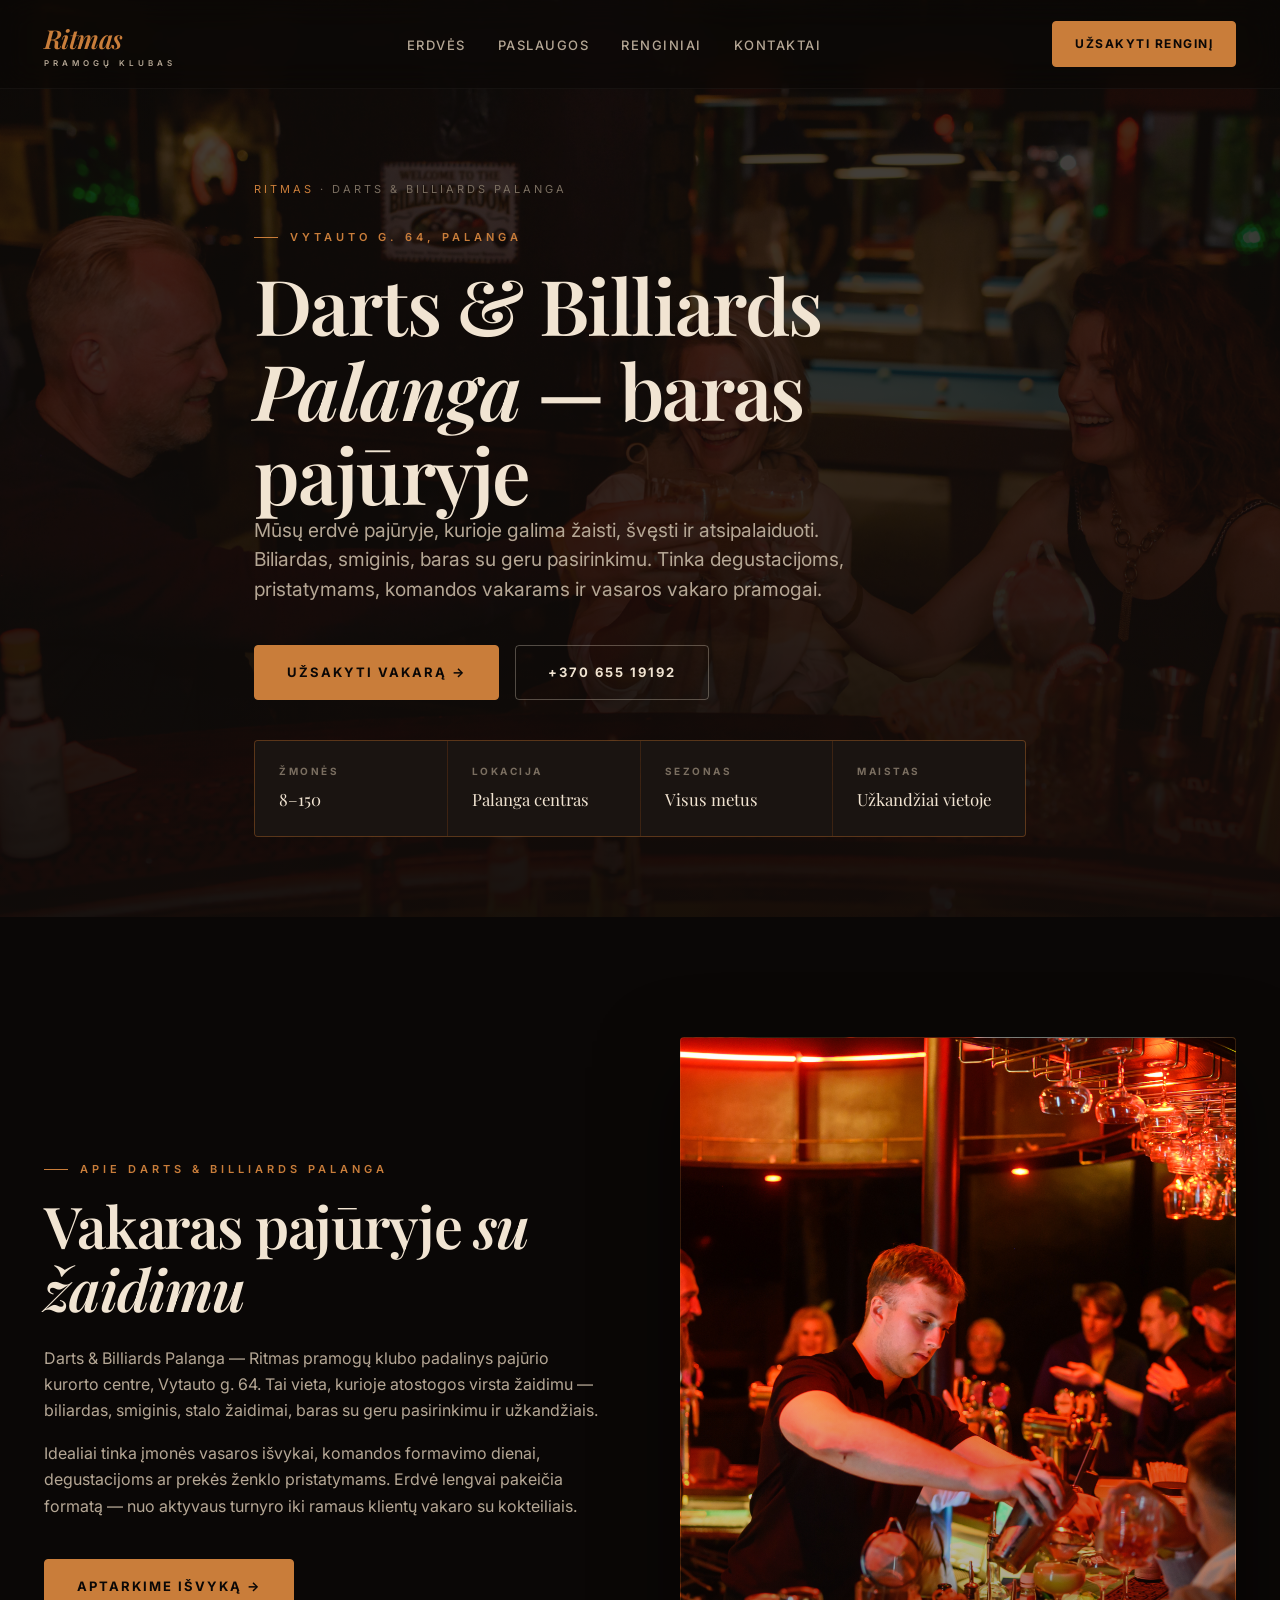
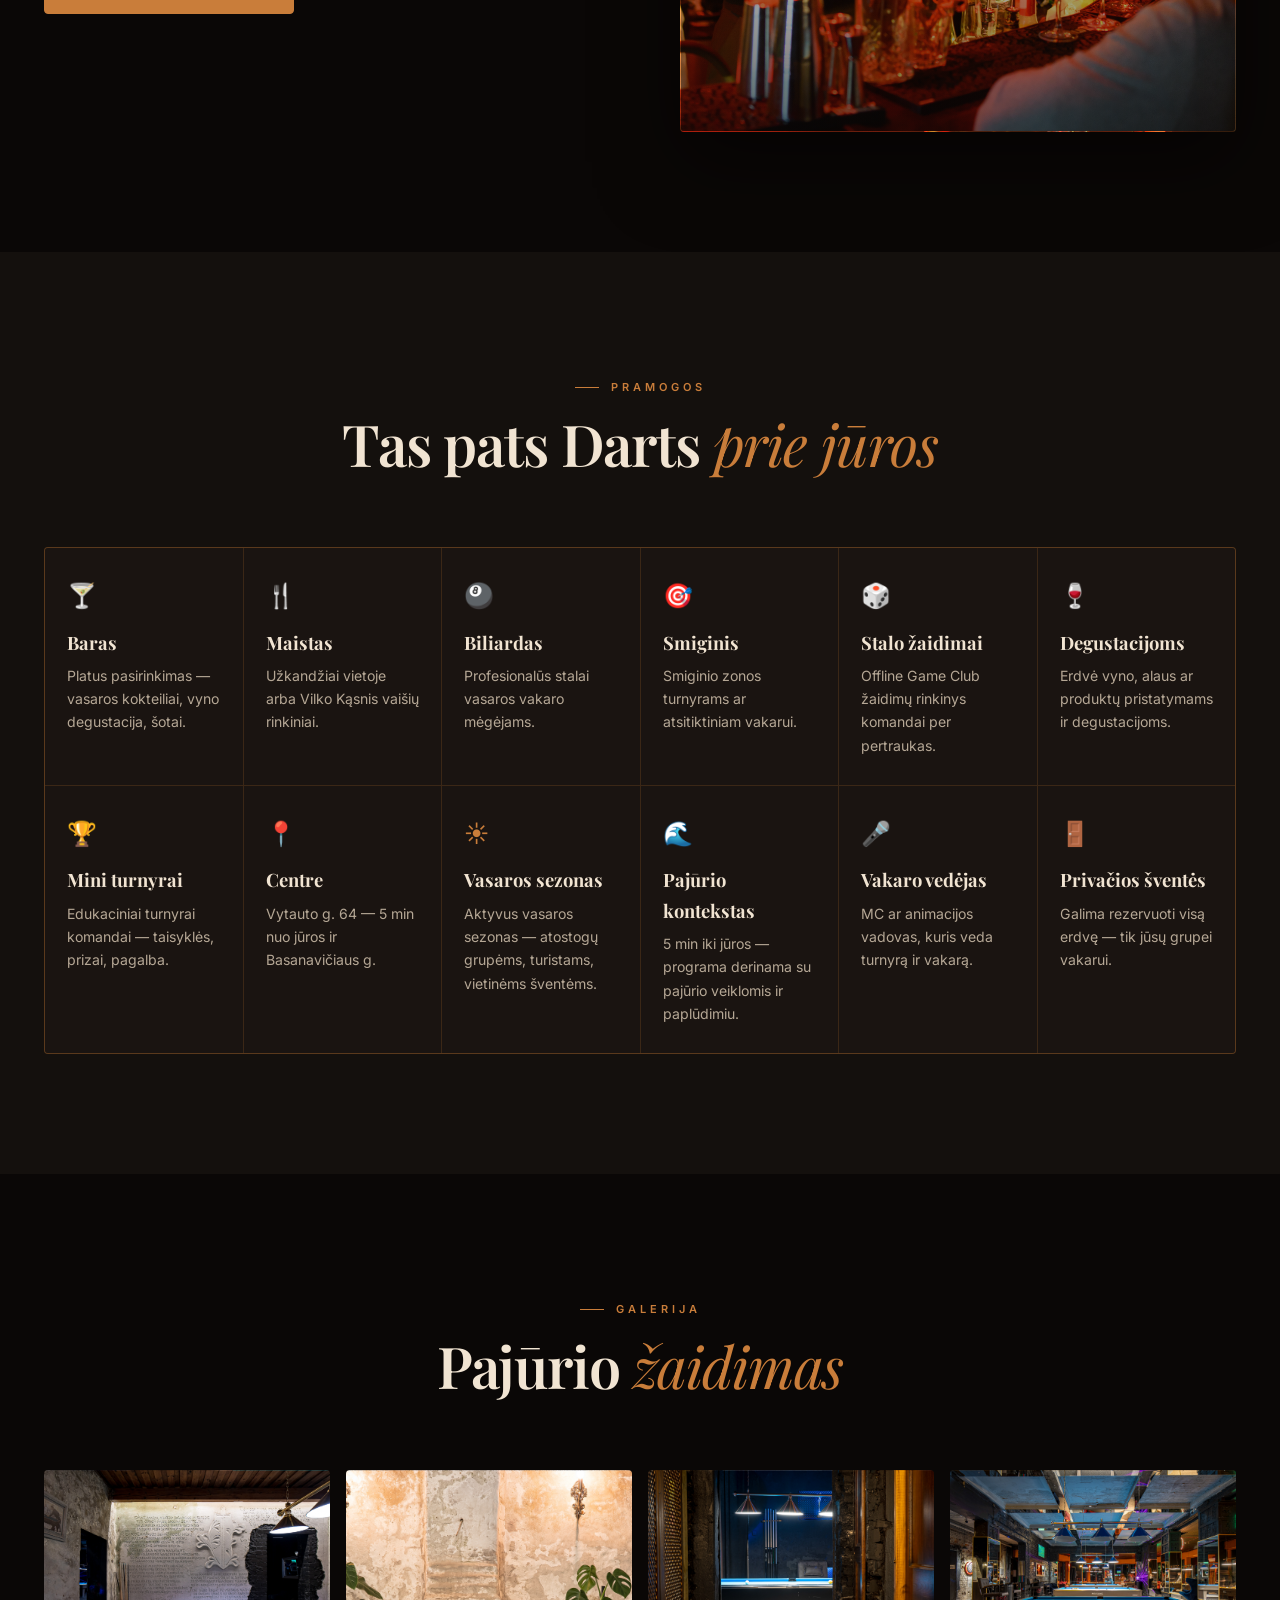
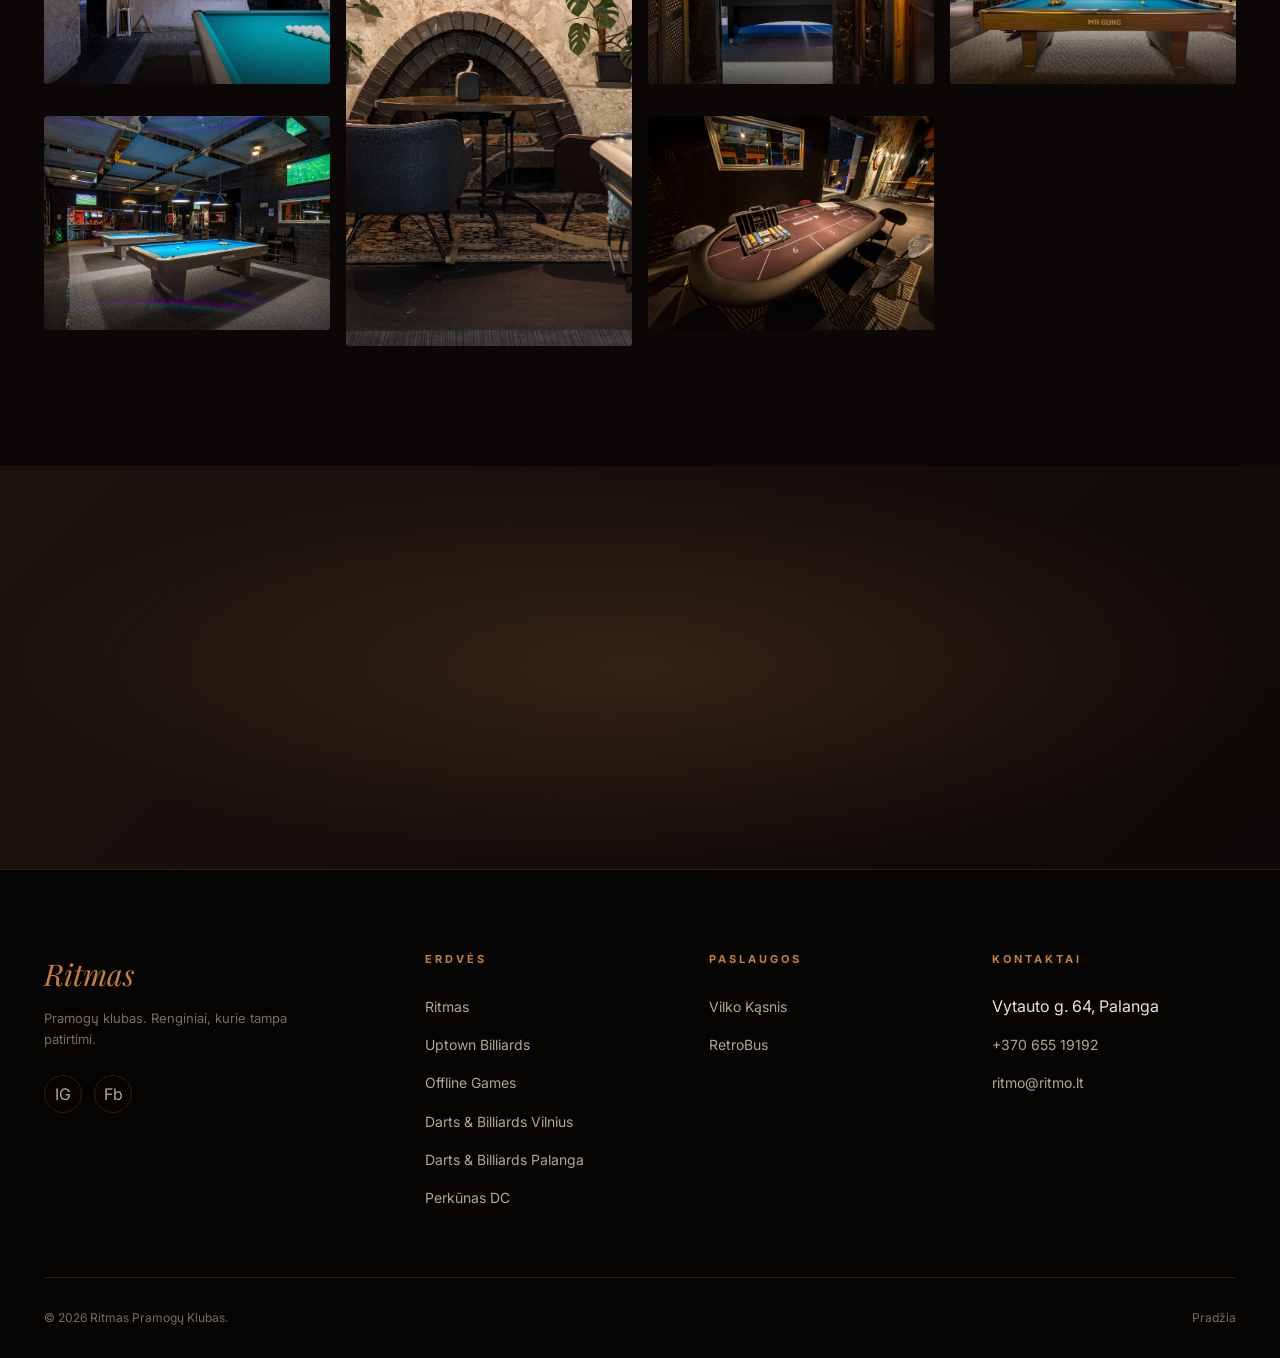
<file: darts-palanga.html>
<!DOCTYPE html>
<html lang="lt">
<head>
<meta charset="UTF-8">
<meta name="viewport" content="width=device-width, initial-scale=1.0">
<title>Darts &amp; Billiards Palanga — Baras su biliardu ir smiginiu | Vytauto 64, Palanga</title>
<meta name="description" content="Darts &amp; Billiards Palanga — baras pajūryje su biliardu ir smiginiu. Erdvė degustacijoms, pristatymams, komandos vakarams. 8–150 žmonių. Vytauto g. 64, Palanga.">
<link rel="preconnect" href="https://fonts.googleapis.com">
<link rel="preconnect" href="https://fonts.gstatic.com" crossorigin>
<link rel="stylesheet" href="https://fonts.googleapis.com/css2?family=Inter:wght@400;500;600;700&family=Playfair+Display:ital,wght@0,400;0,600;0,700;1,400;1,600&display=swap">
<link rel="stylesheet" href="assets/style.css">
</head>
<body>

<nav class="nav">
  <div class="nav-inner">
    <a href="index.html" class="nav-logo">Ritmas<span>Pramogų klubas</span></a>
    <ul class="nav-menu">
      <li><a href="index.html#spaces">Erdvės</a></li>
      <li><a href="index.html#services">Paslaugos</a></li>
      <li><a href="index.html#renginiai">Renginiai</a></li>
      <li><a href="index.html#kontaktai">Kontaktai</a></li>
    </ul>
    <a href="index.html#kontaktai" class="nav-cta">Užsakyti renginį</a>
    <button class="nav-toggle" aria-label="Meniu">☰</button>
  </div>
</nav>

<header class="page-hero">
  <div class="page-hero-bg" style="background-image: url('PALANGA/palanga-1.jpg');"></div>
  <div class="container page-hero-content">
    <div class="crumb"><a href="index.html">Ritmas</a> · Darts &amp; Billiards Palanga</div>
    <span class="eyebrow">Vytauto g. 64, Palanga</span>
    <h1>Darts &amp; Billiards <em>Palanga</em> — baras pajūryje</h1>
    <p class="hero-sub">Mūsų erdvė pajūryje, kurioje galima žaisti, švęsti ir atsipalaiduoti. Biliardas, smiginis, baras su geru pasirinkimu. Tinka degustacijoms, pristatymams, komandos vakarams ir vasaros vakaro pramogai.</p>
    <div class="hero-actions">
      <a href="index.html#kontaktai" class="btn btn-primary">Užsakyti vakarą →</a>
      <a href="tel:+37065519192" class="btn btn-ghost">+370 655 19192</a>
    </div>
    <div class="info-bar">
      <div class="info-bar-item"><strong>Žmonės</strong><span>8–150</span></div>
      <div class="info-bar-item"><strong>Lokacija</strong><span>Palanga centras</span></div>
      <div class="info-bar-item"><strong>Sezonas</strong><span>Visus metus</span></div>
      <div class="info-bar-item"><strong>Maistas</strong><span>Užkandžiai vietoje</span></div>
    </div>
  </div>
</header>

<section class="section">
  <div class="container">
    <div class="two-col">
      <div class="fade-in">
        <span class="eyebrow">Apie Darts &amp; Billiards Palanga</span>
        <h2>Vakaras pajūryje <em>su žaidimu</em></h2>
        <p>Darts &amp; Billiards Palanga — Ritmas pramogų klubo padalinys pajūrio kurorto centre, Vytauto g. 64. Tai vieta, kurioje atostogos virsta žaidimu — biliardas, smiginis, stalo žaidimai, baras su geru pasirinkimu ir užkandžiais.</p>
        <p>Idealiai tinka įmonės vasaros išvykai, komandos formavimo dienai, degustacijoms ar prekės ženklo pristatymams. Erdvė lengvai pakeičia formatą — nuo aktyvaus turnyro iki ramaus klientų vakaro su kokteiliais.</p>
        <a href="index.html#kontaktai" class="btn btn-primary" style="margin-top:24px;">Aptarkime išvyką →</a>
      </div>
      <div class="two-col-img framed fade-in" style="background-image: url('PALANGA/palanga-2.jpg');"></div>
    </div>
  </div>
</section>

<section class="section section-alt">
  <div class="container">
    <div class="section-head fade-in">
      <span class="eyebrow">Pramogos</span>
      <h2>Tas pats Darts <em>prie jūros</em></h2>
    </div>
    <div class="amenities">
      <div class="amenity fade-in"><div class="amenity-icon">🍸</div><h5>Baras</h5><p>Platus pasirinkimas — vasaros kokteiliai, vyno degustacija, šotai.</p></div>
      <div class="amenity fade-in"><div class="amenity-icon">🍴</div><h5>Maistas</h5><p>Užkandžiai vietoje arba Vilko Kąsnis vaišių rinkiniai.</p></div>
      <div class="amenity fade-in"><div class="amenity-icon">🎱</div><h5>Biliardas</h5><p>Profesionalūs stalai vasaros vakaro mėgėjams.</p></div>
      <div class="amenity fade-in"><div class="amenity-icon">🎯</div><h5>Smiginis</h5><p>Smiginio zonos turnyrams ar atsitiktiniam vakarui.</p></div>
      <div class="amenity fade-in"><div class="amenity-icon">🎲</div><h5>Stalo žaidimai</h5><p>Offline Game Club žaidimų rinkinys komandai per pertraukas.</p></div>
      <div class="amenity fade-in"><div class="amenity-icon">🍷</div><h5>Degustacijoms</h5><p>Erdvė vyno, alaus ar produktų pristatymams ir degustacijoms.</p></div>
      <div class="amenity fade-in"><div class="amenity-icon">🏆</div><h5>Mini turnyrai</h5><p>Edukaciniai turnyrai komandai — taisyklės, prizai, pagalba.</p></div>
      <div class="amenity fade-in"><div class="amenity-icon">📍</div><h5>Centre</h5><p>Vytauto g. 64 — 5 min nuo jūros ir Basanavičiaus g.</p></div>
      <div class="amenity fade-in"><div class="amenity-icon">☀️</div><h5>Vasaros sezonas</h5><p>Aktyvus vasaros sezonas — atostogų grupėms, turistams, vietinėms šventėms.</p></div>
      <div class="amenity fade-in"><div class="amenity-icon">🌊</div><h5>Pajūrio kontekstas</h5><p>5 min iki jūros — programa derinama su pajūrio veiklomis ir paplūdimiu.</p></div>
      <div class="amenity fade-in"><div class="amenity-icon">🎤</div><h5>Vakaro vedėjas</h5><p>MC ar animacijos vadovas, kuris veda turnyrą ir vakarą.</p></div>
      <div class="amenity fade-in"><div class="amenity-icon">🚪</div><h5>Privačios šventės</h5><p>Galima rezervuoti visą erdvę — tik jūsų grupei vakarui.</p></div>
    </div>
  </div>
</section>

<section class="section">
  <div class="container">
    <div class="section-head fade-in">
      <span class="eyebrow">Galerija</span>
      <h2>Pajūrio <em>žaidimas</em></h2>
    </div>
    <div class="gallery fade-in">
      <div class="gallery-item" style="background-image: url('PALANGA/palanga-3.jpg');"></div>
      <div class="gallery-item tall" style="background-image: url('PALANGA/palanga-4.jpg');"></div>
      <div class="gallery-item" style="background-image: url('PALANGA/palanga-5.jpg');"></div>
      <div class="gallery-item" style="background-image: url('PALANGA/palanga-6.jpg');"></div>
      <div class="gallery-item" style="background-image: url('PALANGA/palanga-7.jpg');"></div>
      <div class="gallery-item" style="background-image: url('PALANGA/palanga-8.jpg');"></div>
    </div>
  </div>
</section>

<section class="cta-band">
  <div class="container fade-in">
    <h2>Vasaros įvykis ar <em>žiemos pertrauka</em>?</h2>
    <p>Pasiūlysime erdvę, programą ir maistą. Jūs atvykstate — mes pasirūpiname kitkuo.</p>
    <div class="hero-actions" style="justify-content:center;">
      <a href="tel:+37065519192" class="btn btn-primary">+370 655 19192</a>
      <a href="mailto:ritmo@ritmo.lt" class="btn btn-ghost">ritmo@ritmo.lt</a>
    </div>
  </div>
</section>

<footer class="footer">
  <div class="container">
    <div class="footer-grid">
      <div>
        <div class="footer-brand">Ritmas</div>
        <div class="footer-tagline">Pramogų klubas. Renginiai, kurie tampa patirtimi.</div>
        <div class="footer-socials">
          <a href="https://www.instagram.com/ritmas_pramoguklubas/" target="_blank" rel="noopener">IG</a>
          <a href="https://www.facebook.com/profile.php?id=61580613849366" target="_blank" rel="noopener">Fb</a>
        </div>
      </div>
      <div>
        <h5>Erdvės</h5>
        <ul>
          <li><a href="ritmas.html">Ritmas</a></li>
          <li><a href="uptown.html">Uptown Billiards</a></li>
          <li><a href="offline-games.html">Offline Games</a></li>
          <li><a href="darts-bar.html">Darts &amp; Billiards Vilnius</a></li>
          <li><a href="darts-palanga.html">Darts &amp; Billiards Palanga</a></li>
          <li><a href="perkunas.html">Perkūnas DC</a></li>
        </ul>
      </div>
      <div>
        <h5>Paslaugos</h5>
        <ul>
          <li><a href="vilko-kasnis.html">Vilko Kąsnis</a></li>
          <li><a href="retrobus.html">RetroBus</a></li>
        </ul>
      </div>
      <div>
        <h5>Kontaktai</h5>
        <ul>
          <li>Vytauto g. 64, Palanga</li>
          <li><a href="tel:+37065519192">+370 655 19192</a></li>
          <li><a href="mailto:ritmo@ritmo.lt">ritmo@ritmo.lt</a></li>
        </ul>
      </div>
    </div>
    <div class="footer-bottom">
      <div>© <span id="yr">2026</span> Ritmas Pramogų Klubas.</div>
      <div><a href="index.html">Pradžia</a></div>
    </div>
  </div>
</footer>
<script src="assets/script.js"></script>
</body>
</html>
</file>
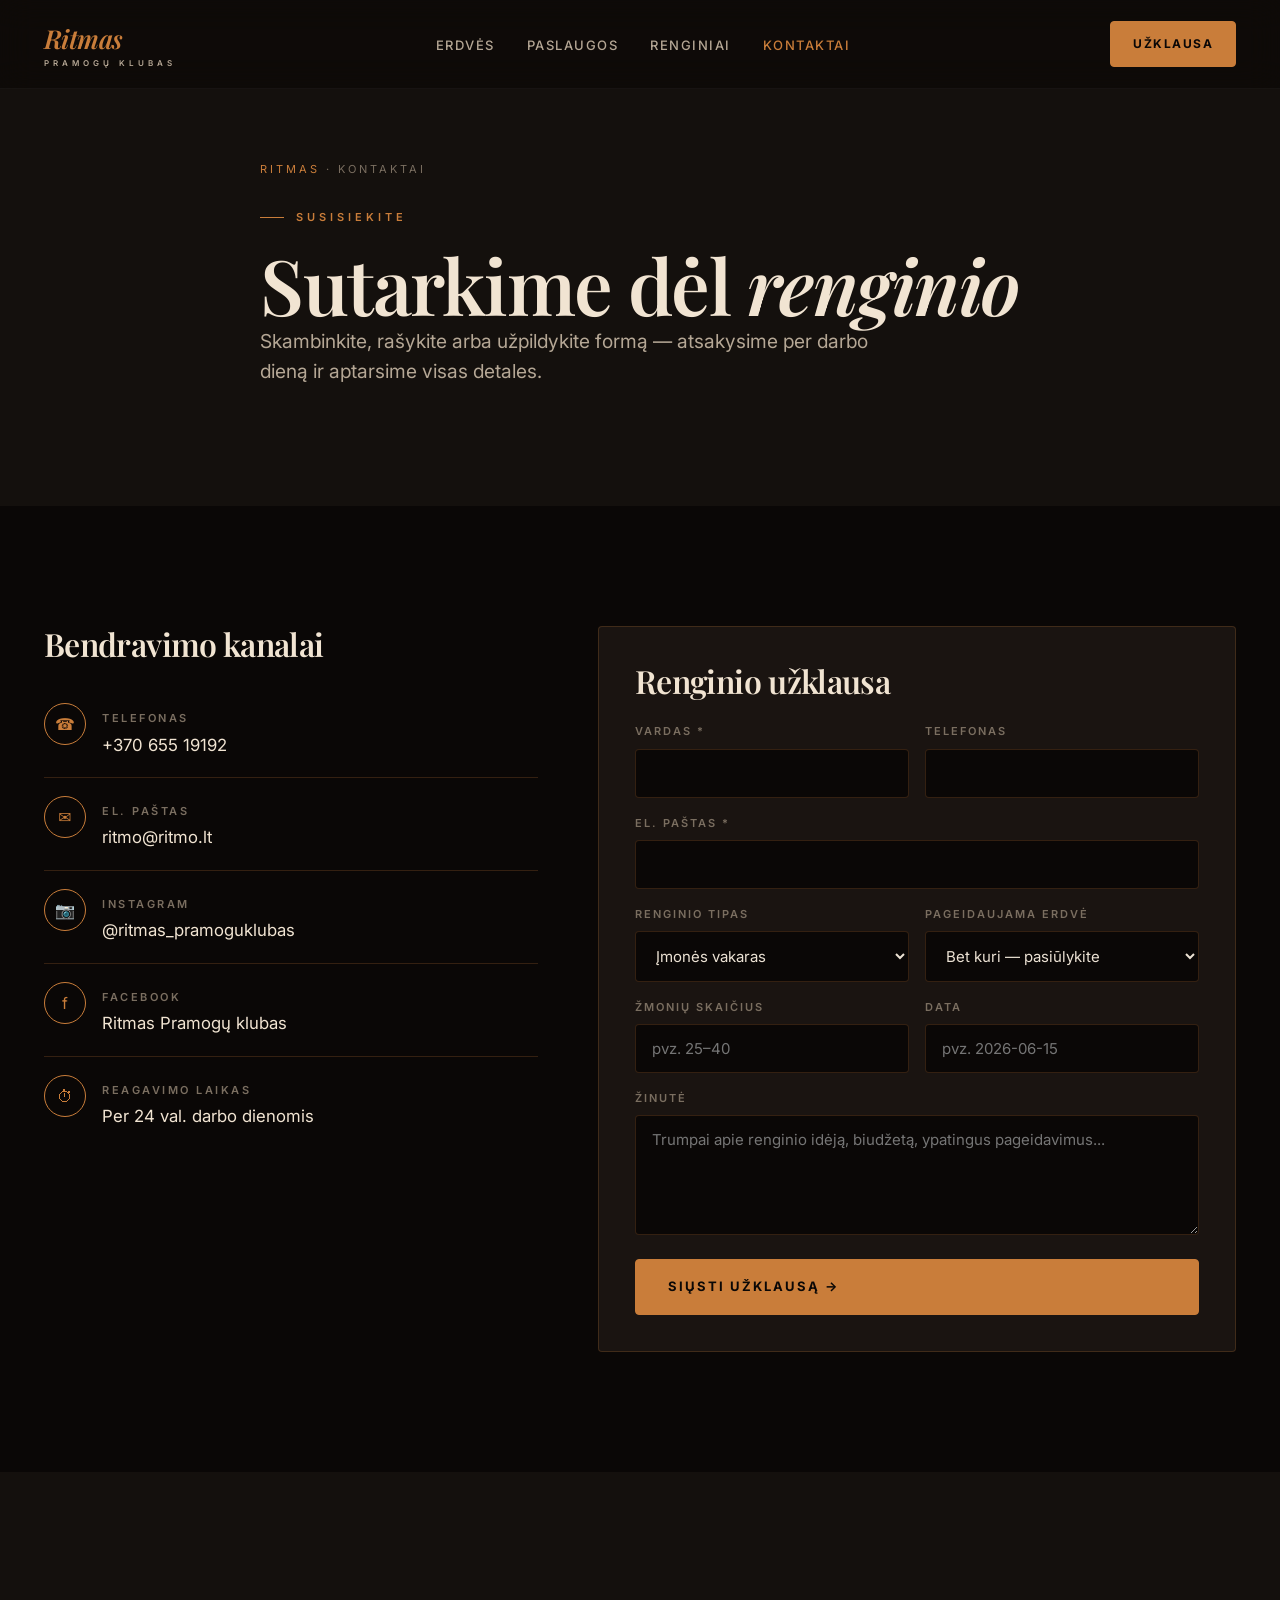
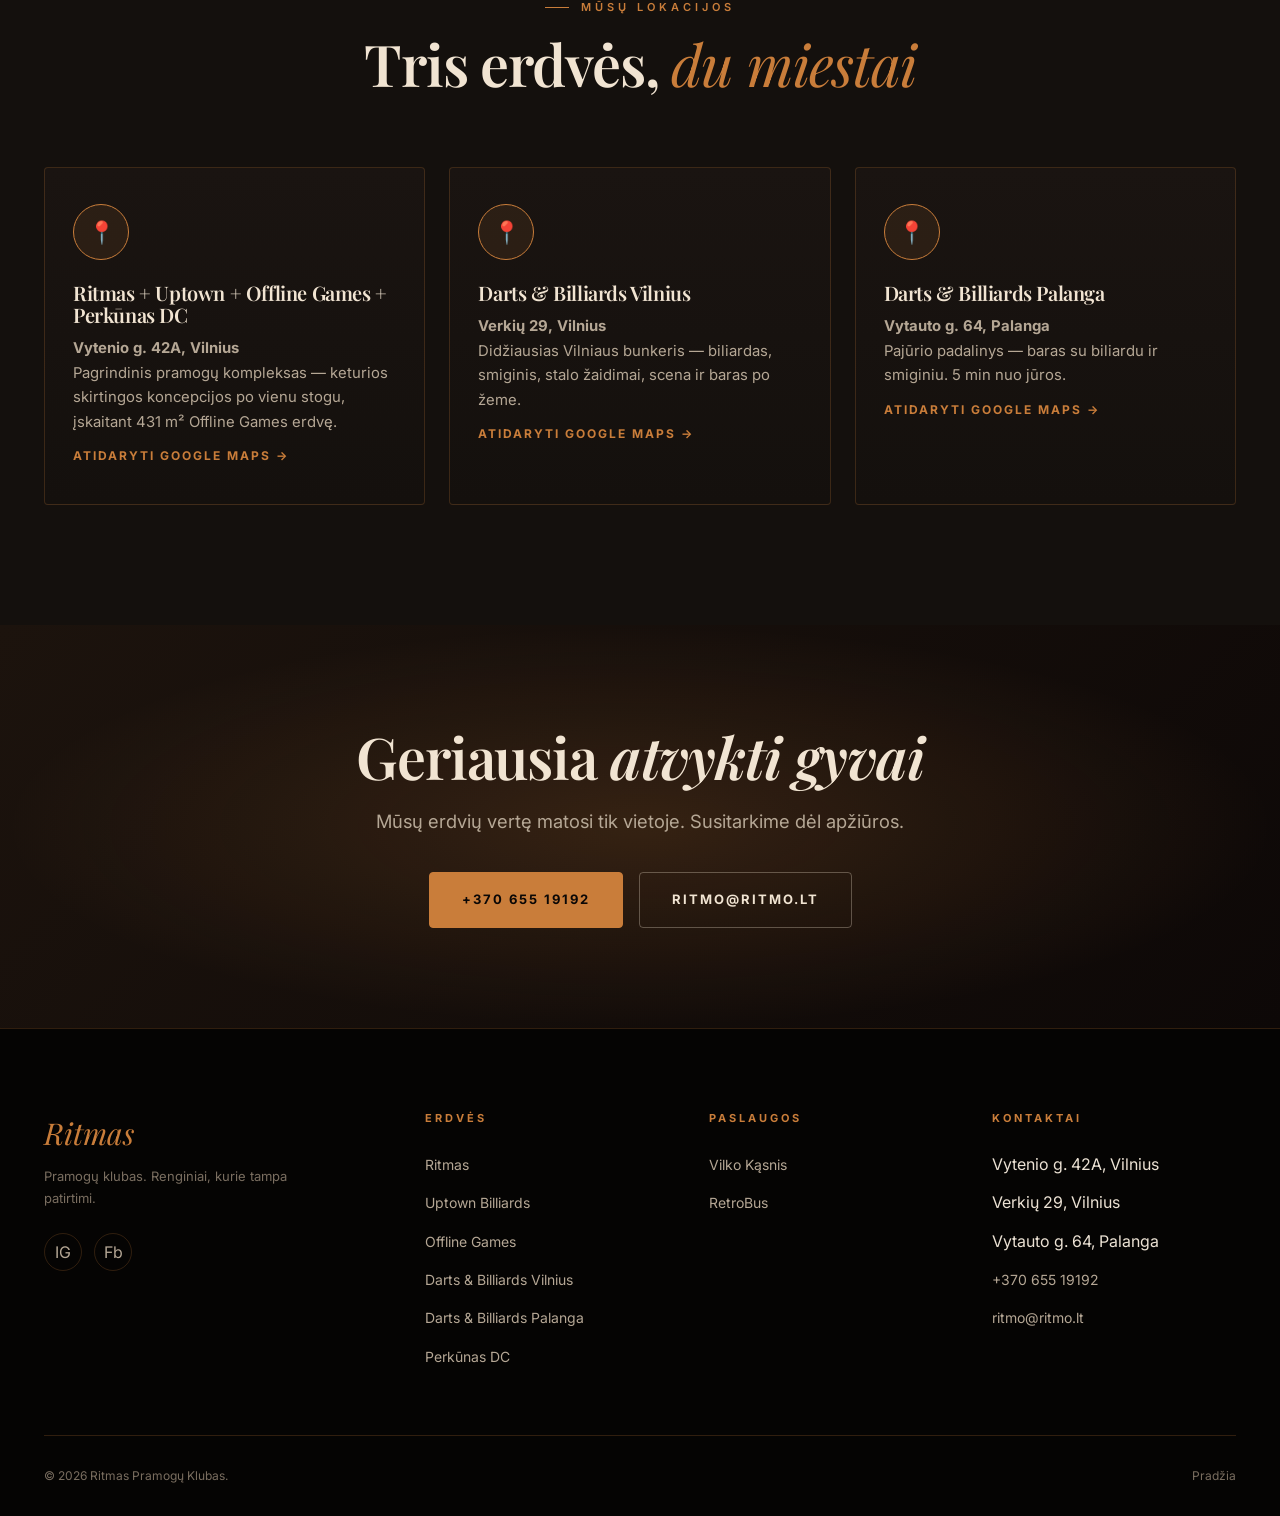
<file: kontaktai.html>
<!DOCTYPE html>
<html lang="lt">
<head>
<meta charset="UTF-8">
<meta name="viewport" content="width=device-width, initial-scale=1.0">
<title>Kontaktai — Ritmas Pramogų klubas | Vilnius ir Palanga</title>
<meta name="description" content="Susisiekite su Ritmas Pramogų klubu. Telefonas +370 655 19192, ritmo@ritmo.lt. Erdvės Vytenio g. 42A Vilniuje, Verkių 29 Vilniuje, Vytauto g. 64 Palangoje.">
<link rel="preconnect" href="https://fonts.googleapis.com">
<link rel="preconnect" href="https://fonts.gstatic.com" crossorigin>
<link href="https://fonts.googleapis.com/css2?family=Inter:wght@400;500;600;700&family=Playfair+Display:ital,wght@0,400;0,600;0,700;1,400;1,600&display=swap" rel="stylesheet">
<link rel="stylesheet" href="assets/style.css">
</head>
<body>

<nav class="nav">
  <div class="nav-inner">
    <a href="index.html" class="nav-logo">Ritmas<span>Pramogų klubas</span></a>
    <ul class="nav-menu">
      <li><a href="index.html#spaces">Erdvės</a></li>
      <li><a href="index.html#services">Paslaugos</a></li>
      <li><a href="index.html#renginiai">Renginiai</a></li>
      <li><a href="kontaktai.html" class="active">Kontaktai</a></li>
    </ul>
    <a href="#contact-form" class="nav-cta">Užklausa</a>
    <button class="nav-toggle" aria-label="Meniu">☰</button>
  </div>
</nav>

<header class="page-hero" style="min-height: 50vh; padding-top: 160px;">
  <div class="container page-hero-content">
    <div class="crumb"><a href="index.html">Ritmas</a> · Kontaktai</div>
    <span class="eyebrow">Susisiekite</span>
    <h1>Sutarkime dėl <em>renginio</em></h1>
    <p class="hero-sub">Skambinkite, rašykite arba užpildykite formą — atsakysime per darbo dieną ir aptarsime visas detales.</p>
  </div>
</header>

<section class="section">
  <div class="container">
    <div class="contact-grid">
      <div class="contact-info fade-in">
        <h3>Bendravimo kanalai</h3>
        <div class="contact-line">
          <div class="contact-line-icon">☎</div>
          <div class="contact-line-text"><strong>Telefonas</strong><a href="tel:+37065519192">+370 655 19192</a></div>
        </div>
        <div class="contact-line">
          <div class="contact-line-icon">✉</div>
          <div class="contact-line-text"><strong>El. paštas</strong><a href="mailto:ritmo@ritmo.lt">ritmo@ritmo.lt</a></div>
        </div>
        <div class="contact-line">
          <div class="contact-line-icon">📷</div>
          <div class="contact-line-text"><strong>Instagram</strong><a href="https://www.instagram.com/ritmas_pramoguklubas/" target="_blank" rel="noopener">@ritmas_pramoguklubas</a></div>
        </div>
        <div class="contact-line">
          <div class="contact-line-icon">f</div>
          <div class="contact-line-text"><strong>Facebook</strong><a href="https://www.facebook.com/profile.php?id=61580613849366" target="_blank" rel="noopener">Ritmas Pramogų klubas</a></div>
        </div>
        <div class="contact-line">
          <div class="contact-line-icon">⏱</div>
          <div class="contact-line-text"><strong>Reagavimo laikas</strong><span>Per 24 val. darbo dienomis</span></div>
        </div>
      </div>

      <form class="form fade-in" id="contact-form">
        <h3 style="margin-bottom: 24px;">Renginio užklausa</h3>
        <div class="form-row">
          <div class="form-field"><label for="name">Vardas *</label><input type="text" id="name" name="name" required></div>
          <div class="form-field"><label for="phone">Telefonas</label><input type="tel" id="phone" name="phone"></div>
        </div>
        <div class="form-field" style="margin-bottom:16px;"><label for="email">El. paštas *</label><input type="email" id="email" name="email" required></div>
        <div class="form-row">
          <div class="form-field">
            <label for="event">Renginio tipas</label>
            <select id="event" name="event">
              <option>Įmonės vakaras</option><option>Kalėdinis vakarėlis</option><option>Gimtadienis</option>
              <option>Vestuvės</option><option>Bern- / mergvakaris</option><option>Išleistuvės / studentų šventė</option>
              <option>Konferencija / pristatymas</option><option>Turnyras</option><option>Krikštynos / jubiliejus</option>
              <option>Vaikų šventė</option><option>Kita</option>
            </select>
          </div>
          <div class="form-field">
            <label for="venue">Pageidaujama erdvė</label>
            <select id="venue" name="venue">
              <option>Bet kuri — pasiūlykite</option><option>Ritmas — renginių erdvė</option><option>Uptown Billiards</option>
              <option>Offline Games</option><option>Darts &amp; Billiards Vilnius</option><option>Darts &amp; Billiards Palanga</option>
              <option>Perkūnas DC</option><option>RetroBus</option><option>Vilko Kąsnis catering</option>
            </select>
          </div>
        </div>
        <div class="form-row">
          <div class="form-field"><label for="people">Žmonių skaičius</label><input type="text" id="people" name="people" placeholder="pvz. 25–40"></div>
          <div class="form-field"><label for="date">Data</label><input type="text" id="date" name="date" placeholder="pvz. 2026-06-15"></div>
        </div>
        <div class="form-field" style="margin-bottom:16px;">
          <label for="message">Žinutė</label>
          <textarea id="message" name="message" placeholder="Trumpai apie renginio idėją, biudžetą, ypatingus pageidavimus..."></textarea>
        </div>
        <button type="submit" class="btn btn-primary">Siųsti užklausą →</button>
      </form>
    </div>
  </div>
</section>

<section class="section section-alt">
  <div class="container">
    <div class="section-head fade-in">
      <span class="eyebrow">Mūsų lokacijos</span>
      <h2>Tris erdvės, <em>du miestai</em></h2>
    </div>
    <div class="features">
      <div class="feature fade-in">
        <div class="feature-icon">📍</div>
        <h4>Ritmas + Uptown + Offline Games + Perkūnas DC</h4>
        <p><strong>Vytenio g. 42A, Vilnius</strong></p>
        <p>Pagrindinis pramogų kompleksas — keturios skirtingos koncepcijos po vienu stogu, įskaitant 431 m² Offline Games erdvę.</p>
        <a href="https://maps.google.com/?q=Vytenio+42A+Vilnius" target="_blank" rel="noopener" class="space-card-link" style="display:inline-flex; margin-top:12px;">Atidaryti Google Maps →</a>
      </div>
      <div class="feature fade-in">
        <div class="feature-icon">📍</div>
        <h4>Darts &amp; Billiards Vilnius</h4>
        <p><strong>Verkių 29, Vilnius</strong></p>
        <p>Didžiausias Vilniaus bunkeris — biliardas, smiginis, stalo žaidimai, scena ir baras po žeme.</p>
        <a href="https://maps.google.com/?q=Verkiu+29+Vilnius" target="_blank" rel="noopener" class="space-card-link" style="display:inline-flex; margin-top:12px;">Atidaryti Google Maps →</a>
      </div>
      <div class="feature fade-in">
        <div class="feature-icon">📍</div>
        <h4>Darts &amp; Billiards Palanga</h4>
        <p><strong>Vytauto g. 64, Palanga</strong></p>
        <p>Pajūrio padalinys — baras su biliardu ir smiginiu. 5 min nuo jūros.</p>
        <a href="https://maps.google.com/?q=Vytauto+64+Palanga" target="_blank" rel="noopener" class="space-card-link" style="display:inline-flex; margin-top:12px;">Atidaryti Google Maps →</a>
      </div>
    </div>
  </div>
</section>

<section class="cta-band">
  <div class="container fade-in">
    <h2>Geriausia <em>atvykti gyvai</em></h2>
    <p>Mūsų erdvių vertę matosi tik vietoje. Susitarkime dėl apžiūros.</p>
    <div class="hero-actions" style="justify-content:center;">
      <a href="tel:+37065519192" class="btn btn-primary">+370 655 19192</a>
      <a href="mailto:ritmo@ritmo.lt" class="btn btn-ghost">ritmo@ritmo.lt</a>
    </div>
  </div>
</section>

<footer class="footer">
  <div class="container">
    <div class="footer-grid">
      <div>
        <div class="footer-brand">Ritmas</div>
        <div class="footer-tagline">Pramogų klubas. Renginiai, kurie tampa patirtimi.</div>
        <div class="footer-socials">
          <a href="https://www.instagram.com/ritmas_pramoguklubas/" target="_blank" rel="noopener">IG</a>
          <a href="https://www.facebook.com/profile.php?id=61580613849366" target="_blank" rel="noopener">Fb</a>
        </div>
      </div>
      <div>
        <h5>Erdvės</h5>
        <ul>
          <li><a href="ritmas.html">Ritmas</a></li>
          <li><a href="uptown.html">Uptown Billiards</a></li>
          <li><a href="offline-games.html">Offline Games</a></li>
          <li><a href="darts-bar.html">Darts &amp; Billiards Vilnius</a></li>
          <li><a href="darts-palanga.html">Darts &amp; Billiards Palanga</a></li>
          <li><a href="perkunas.html">Perkūnas DC</a></li>
        </ul>
      </div>
      <div>
        <h5>Paslaugos</h5>
        <ul>
          <li><a href="vilko-kasnis.html">Vilko Kąsnis</a></li>
          <li><a href="retrobus.html">RetroBus</a></li>
        </ul>
      </div>
      <div>
        <h5>Kontaktai</h5>
        <ul>
          <li>Vytenio g. 42A, Vilnius</li>
          <li>Verkių 29, Vilnius</li>
          <li>Vytauto g. 64, Palanga</li>
          <li><a href="tel:+37065519192">+370 655 19192</a></li>
          <li><a href="mailto:ritmo@ritmo.lt">ritmo@ritmo.lt</a></li>
        </ul>
      </div>
    </div>
    <div class="footer-bottom">
      <div>© <span id="yr">2026</span> Ritmas Pramogų Klubas.</div>
      <div><a href="index.html">Pradžia</a></div>
    </div>
  </div>
</footer>
<script src="assets/script.js"></script>
</body>
</html>
</file>
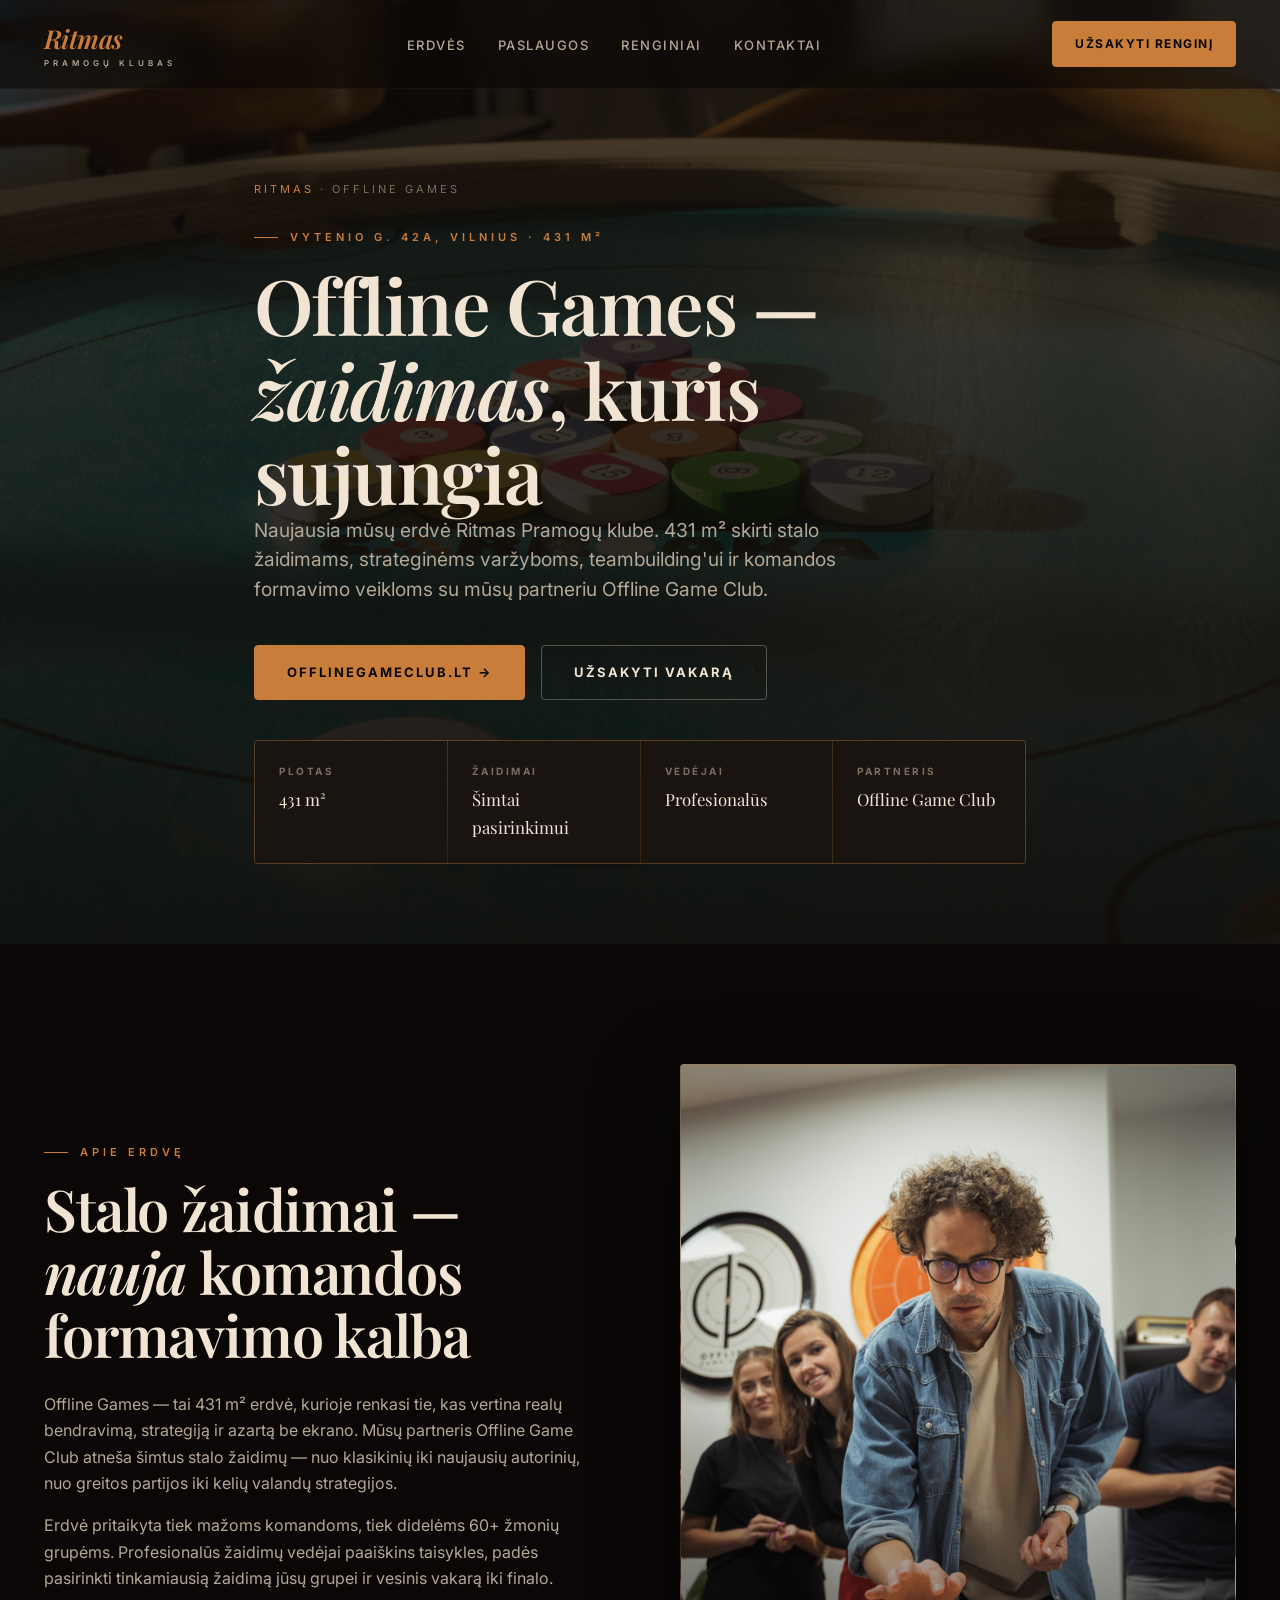
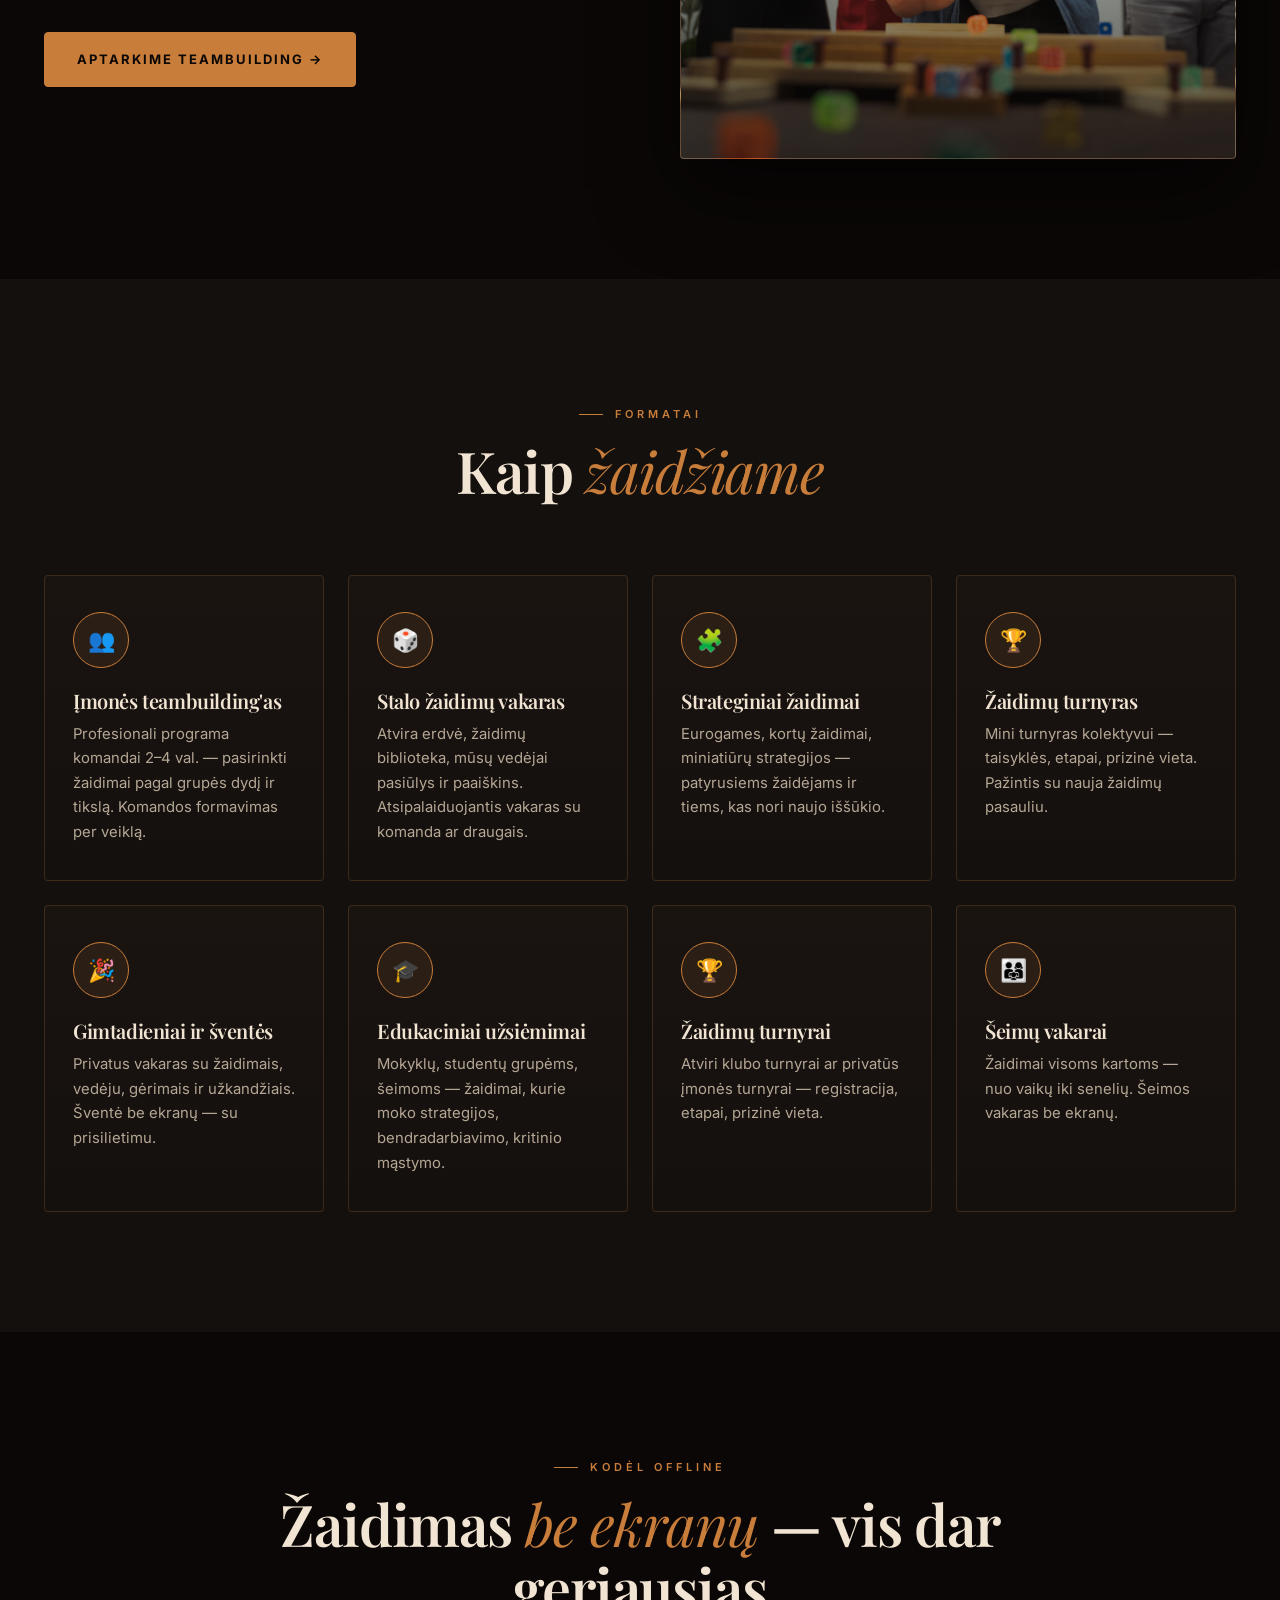
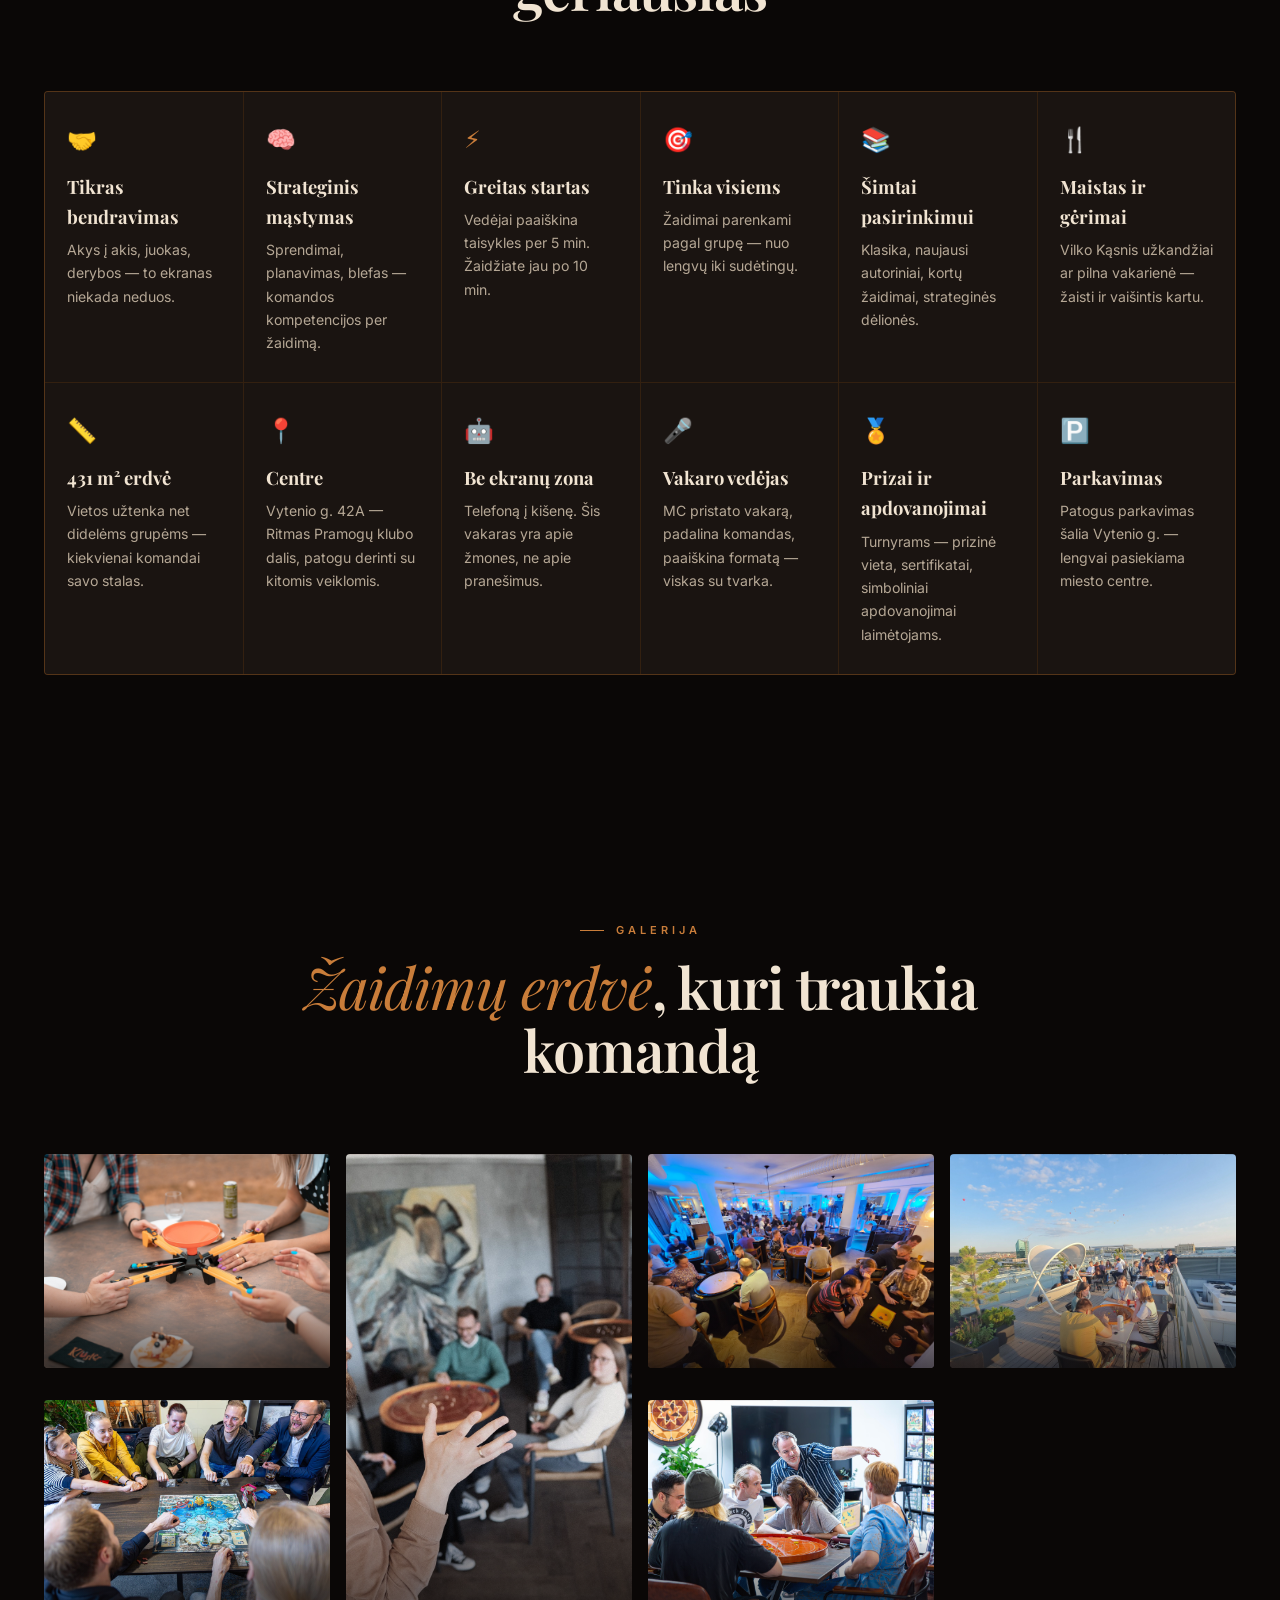
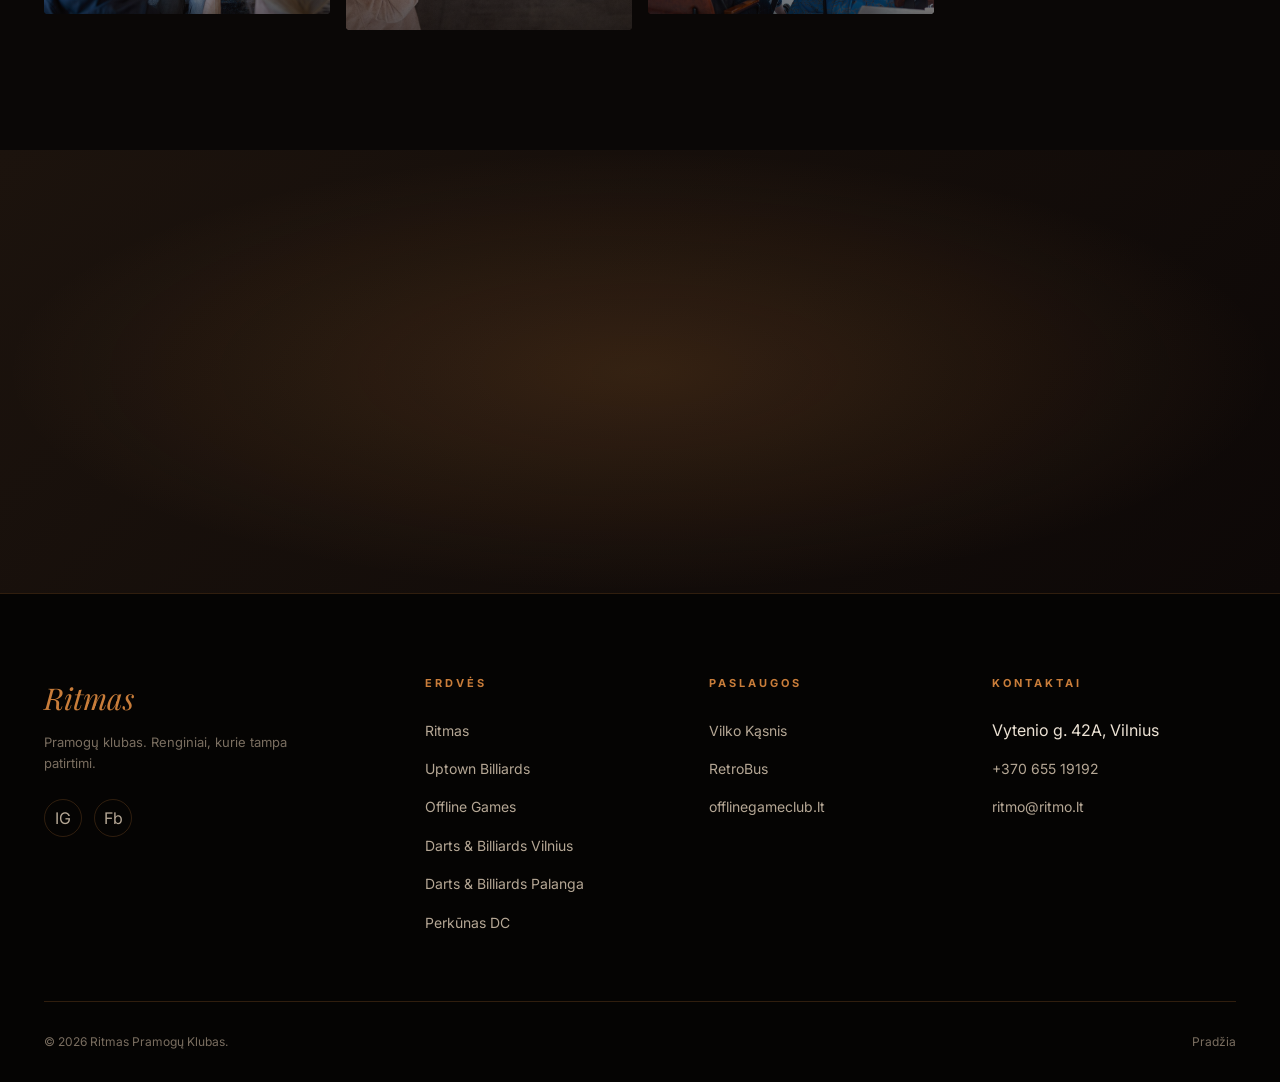
<file: offline-games.html>
<!DOCTYPE html>
<html lang="lt">
<head>
<meta charset="UTF-8">
<meta name="viewport" content="width=device-width, initial-scale=1.0">
<title>Offline Games — 431 m² stalo žaidimų ir teambuilding'o erdvė | Ritmas Pramogų klubas</title>
<meta name="description" content="Offline Games — naujausia 431 m² erdvė Ritmas Pramogų klube. Stalo žaidimai, strateginiai žaidimai, teambuilding'as, komandos formavimo veiklos. Vytenio g. 42A, Vilnius.">
<link rel="preconnect" href="https://fonts.googleapis.com">
<link rel="preconnect" href="https://fonts.gstatic.com" crossorigin>
<link rel="stylesheet" href="https://fonts.googleapis.com/css2?family=Inter:wght@400;500;600;700&family=Playfair+Display:ital,wght@0,400;0,600;0,700;1,400;1,600&display=swap">
<link rel="stylesheet" href="assets/style.css">
</head>
<body>

<nav class="nav">
  <div class="nav-inner">
    <a href="index.html" class="nav-logo">Ritmas<span>Pramogų klubas</span></a>
    <ul class="nav-menu">
      <li><a href="index.html#spaces">Erdvės</a></li>
      <li><a href="index.html#services">Paslaugos</a></li>
      <li><a href="index.html#renginiai">Renginiai</a></li>
      <li><a href="index.html#kontaktai">Kontaktai</a></li>
    </ul>
    <a href="index.html#kontaktai" class="nav-cta">Užsakyti renginį</a>
    <button class="nav-toggle" aria-label="Meniu">☰</button>
  </div>
</nav>

<header class="page-hero">
  <div class="page-hero-bg" style="background-image: url('OFFLINE/offline-1.jpg');"></div>
  <div class="container page-hero-content">
    <div class="crumb"><a href="index.html">Ritmas</a> · Offline Games</div>
    <span class="eyebrow">Vytenio g. 42A, Vilnius · 431 m²</span>
    <h1>Offline Games — <em>žaidimas</em>, kuris sujungia</h1>
    <p class="hero-sub">Naujausia mūsų erdvė Ritmas Pramogų klube. 431 m² skirti stalo žaidimams, strateginėms varžyboms, teambuilding'ui ir komandos formavimo veikloms su mūsų partneriu Offline Game Club.</p>
    <div class="hero-actions">
      <a href="https://offlinegameclub.lt/" target="_blank" rel="noopener" class="btn btn-primary">offlinegameclub.lt →</a>
      <a href="index.html#kontaktai" class="btn btn-ghost">Užsakyti vakarą</a>
    </div>
    <div class="info-bar">
      <div class="info-bar-item"><strong>Plotas</strong><span>431 m²</span></div>
      <div class="info-bar-item"><strong>Žaidimai</strong><span>Šimtai pasirinkimui</span></div>
      <div class="info-bar-item"><strong>Vedėjai</strong><span>Profesionalūs</span></div>
      <div class="info-bar-item"><strong>Partneris</strong><span>Offline Game Club</span></div>
    </div>
  </div>
</header>

<section class="section">
  <div class="container">
    <div class="two-col">
      <div class="fade-in">
        <span class="eyebrow">Apie erdvę</span>
        <h2>Stalo žaidimai — <em>nauja</em> komandos formavimo kalba</h2>
        <p>Offline Games — tai 431 m² erdvė, kurioje renkasi tie, kas vertina realų bendravimą, strategiją ir azartą be ekrano. Mūsų partneris Offline Game Club atneša šimtus stalo žaidimų — nuo klasikinių iki naujausių autorinių, nuo greitos partijos iki kelių valandų strategijos.</p>
        <p>Erdvė pritaikyta tiek mažoms komandoms, tiek didelėms 60+ žmonių grupėms. Profesionalūs žaidimų vedėjai paaiškins taisykles, padės pasirinkti tinkamiausią žaidimą jūsų grupei ir vesinis vakarą iki finalo.</p>
        <a href="index.html#kontaktai" class="btn btn-primary" style="margin-top:24px;">Aptarkime teambuilding →</a>
      </div>
      <div class="two-col-img framed fade-in" style="background-image: url('OFFLINE/offline-2.jpg');"></div>
    </div>
  </div>
</section>

<section class="section section-alt">
  <div class="container">
    <div class="section-head fade-in">
      <span class="eyebrow">Formatai</span>
      <h2>Kaip <em>žaidžiame</em></h2>
    </div>
    <div class="features">
      <div class="feature fade-in"><div class="feature-icon">👥</div><h4>Įmonės teambuilding'as</h4><p>Profesionali programa komandai 2–4 val. — pasirinkti žaidimai pagal grupės dydį ir tikslą. Komandos formavimas per veiklą.</p></div>
      <div class="feature fade-in"><div class="feature-icon">🎲</div><h4>Stalo žaidimų vakaras</h4><p>Atvira erdvė, žaidimų biblioteka, mūsų vedėjai pasiūlys ir paaiškins. Atsipalaiduojantis vakaras su komanda ar draugais.</p></div>
      <div class="feature fade-in"><div class="feature-icon">🧩</div><h4>Strateginiai žaidimai</h4><p>Eurogames, kortų žaidimai, miniatiūrų strategijos — patyrusiems žaidėjams ir tiems, kas nori naujo iššūkio.</p></div>
      <div class="feature fade-in"><div class="feature-icon">🏆</div><h4>Žaidimų turnyras</h4><p>Mini turnyras kolektyvui — taisyklės, etapai, prizinė vieta. Pažintis su nauja žaidimų pasauliu.</p></div>
      <div class="feature fade-in"><div class="feature-icon">🎉</div><h4>Gimtadieniai ir šventės</h4><p>Privatus vakaras su žaidimais, vedėju, gėrimais ir užkandžiais. Šventė be ekranų — su prisilietimu.</p></div>
      <div class="feature fade-in"><div class="feature-icon">🎓</div><h4>Edukaciniai užsiėmimai</h4><p>Mokyklų, studentų grupėms, šeimoms — žaidimai, kurie moko strategijos, bendradarbiavimo, kritinio mąstymo.</p></div>
      <div class="feature fade-in"><div class="feature-icon">🏆</div><h4>Žaidimų turnyrai</h4><p>Atviri klubo turnyrai ar privatūs įmonės turnyrai — registracija, etapai, prizinė vieta.</p></div>
      <div class="feature fade-in"><div class="feature-icon">👨‍👩‍👧</div><h4>Šeimų vakarai</h4><p>Žaidimai visoms kartoms — nuo vaikų iki senelių. Šeimos vakaras be ekranų.</p></div>
    </div>
  </div>
</section>

<section class="section">
  <div class="container">
    <div class="section-head fade-in">
      <span class="eyebrow">Kodėl offline</span>
      <h2>Žaidimas <em>be ekranų</em> — vis dar geriausias</h2>
    </div>
    <div class="amenities">
      <div class="amenity fade-in"><div class="amenity-icon">🤝</div><h5>Tikras bendravimas</h5><p>Akys į akis, juokas, derybos — to ekranas niekada neduos.</p></div>
      <div class="amenity fade-in"><div class="amenity-icon">🧠</div><h5>Strateginis mąstymas</h5><p>Sprendimai, planavimas, blefas — komandos kompetencijos per žaidimą.</p></div>
      <div class="amenity fade-in"><div class="amenity-icon">⚡</div><h5>Greitas startas</h5><p>Vedėjai paaiškina taisykles per 5 min. Žaidžiate jau po 10 min.</p></div>
      <div class="amenity fade-in"><div class="amenity-icon">🎯</div><h5>Tinka visiems</h5><p>Žaidimai parenkami pagal grupę — nuo lengvų iki sudėtingų.</p></div>
      <div class="amenity fade-in"><div class="amenity-icon">📚</div><h5>Šimtai pasirinkimui</h5><p>Klasika, naujausi autoriniai, kortų žaidimai, strateginės dėlionės.</p></div>
      <div class="amenity fade-in"><div class="amenity-icon">🍴</div><h5>Maistas ir gėrimai</h5><p>Vilko Kąsnis užkandžiai ar pilna vakarienė — žaisti ir vaišintis kartu.</p></div>
      <div class="amenity fade-in"><div class="amenity-icon">📏</div><h5>431 m² erdvė</h5><p>Vietos užtenka net didelėms grupėms — kiekvienai komandai savo stalas.</p></div>
      <div class="amenity fade-in"><div class="amenity-icon">📍</div><h5>Centre</h5><p>Vytenio g. 42A — Ritmas Pramogų klubo dalis, patogu derinti su kitomis veiklomis.</p></div>
      <div class="amenity fade-in"><div class="amenity-icon">🤖</div><h5>Be ekranų zona</h5><p>Telefoną į kišenę. Šis vakaras yra apie žmones, ne apie pranešimus.</p></div>
      <div class="amenity fade-in"><div class="amenity-icon">🎤</div><h5>Vakaro vedėjas</h5><p>MC pristato vakarą, padalina komandas, paaiškina formatą — viskas su tvarka.</p></div>
      <div class="amenity fade-in"><div class="amenity-icon">🏅</div><h5>Prizai ir apdovanojimai</h5><p>Turnyrams — prizinė vieta, sertifikatai, simboliniai apdovanojimai laimėtojams.</p></div>
      <div class="amenity fade-in"><div class="amenity-icon">🅿️</div><h5>Parkavimas</h5><p>Patogus parkavimas šalia Vytenio g. — lengvai pasiekiama miesto centre.</p></div>
    </div>
  </div>
</section>

<section class="section">
  <div class="container">
    <div class="section-head fade-in">
      <span class="eyebrow">Galerija</span>
      <h2><em>Žaidimų erdvė</em>, kuri traukia komandą</h2>
    </div>
    <div class="gallery fade-in">
      <div class="gallery-item" style="background-image: url('OFFLINE/offline-3.jpg');"></div>
      <div class="gallery-item tall" style="background-image: url('OFFLINE/offline-4.jpg');"></div>
      <div class="gallery-item" style="background-image: url('OFFLINE/offline-5.jpg');"></div>
      <div class="gallery-item" style="background-image: url('OFFLINE/offline-6.jpg');"></div>
      <div class="gallery-item" style="background-image: url('OFFLINE/offline-7.jpg');"></div>
      <div class="gallery-item" style="background-image: url('OFFLINE/offline-8.jpg');"></div>
    </div>
  </div>
</section>

<section class="cta-band">
  <div class="container fade-in">
    <span class="eyebrow" style="margin: 0 auto 16px; display:inline-block; padding-left: 36px;">Susiplanuoti</span>
    <h2>Komandos vakaras be <em>įprastinio scenarijaus</em></h2>
    <p>Aptarkime grupės dydį, tikslą ir tipą — pasiūlysime žaidimus ir vedėją.</p>
    <div class="hero-actions" style="justify-content:center;">
      <a href="tel:+37065519192" class="btn btn-primary">+370 655 19192</a>
      <a href="mailto:ritmo@ritmo.lt" class="btn btn-ghost">ritmo@ritmo.lt</a>
    </div>
  </div>
</section>

<footer class="footer">
  <div class="container">
    <div class="footer-grid">
      <div>
        <div class="footer-brand">Ritmas</div>
        <div class="footer-tagline">Pramogų klubas. Renginiai, kurie tampa patirtimi.</div>
        <div class="footer-socials">
          <a href="https://www.instagram.com/ritmas_pramoguklubas/" target="_blank" rel="noopener">IG</a>
          <a href="https://www.facebook.com/profile.php?id=61580613849366" target="_blank" rel="noopener">Fb</a>
        </div>
      </div>
      <div>
        <h5>Erdvės</h5>
        <ul>
          <li><a href="ritmas.html">Ritmas</a></li>
          <li><a href="uptown.html">Uptown Billiards</a></li>
          <li><a href="offline-games.html">Offline Games</a></li>
          <li><a href="darts-bar.html">Darts &amp; Billiards Vilnius</a></li>
          <li><a href="darts-palanga.html">Darts &amp; Billiards Palanga</a></li>
          <li><a href="perkunas.html">Perkūnas DC</a></li>
        </ul>
      </div>
      <div>
        <h5>Paslaugos</h5>
        <ul>
          <li><a href="vilko-kasnis.html">Vilko Kąsnis</a></li>
          <li><a href="retrobus.html">RetroBus</a></li>
          <li><a href="https://offlinegameclub.lt/" target="_blank" rel="noopener">offlinegameclub.lt</a></li>
        </ul>
      </div>
      <div>
        <h5>Kontaktai</h5>
        <ul>
          <li>Vytenio g. 42A, Vilnius</li>
          <li><a href="tel:+37065519192">+370 655 19192</a></li>
          <li><a href="mailto:ritmo@ritmo.lt">ritmo@ritmo.lt</a></li>
        </ul>
      </div>
    </div>
    <div class="footer-bottom">
      <div>© <span id="yr">2026</span> Ritmas Pramogų Klubas.</div>
      <div><a href="index.html">Pradžia</a></div>
    </div>
  </div>
</footer>
<script src="assets/script.js"></script>
</body>
</html>
</file>
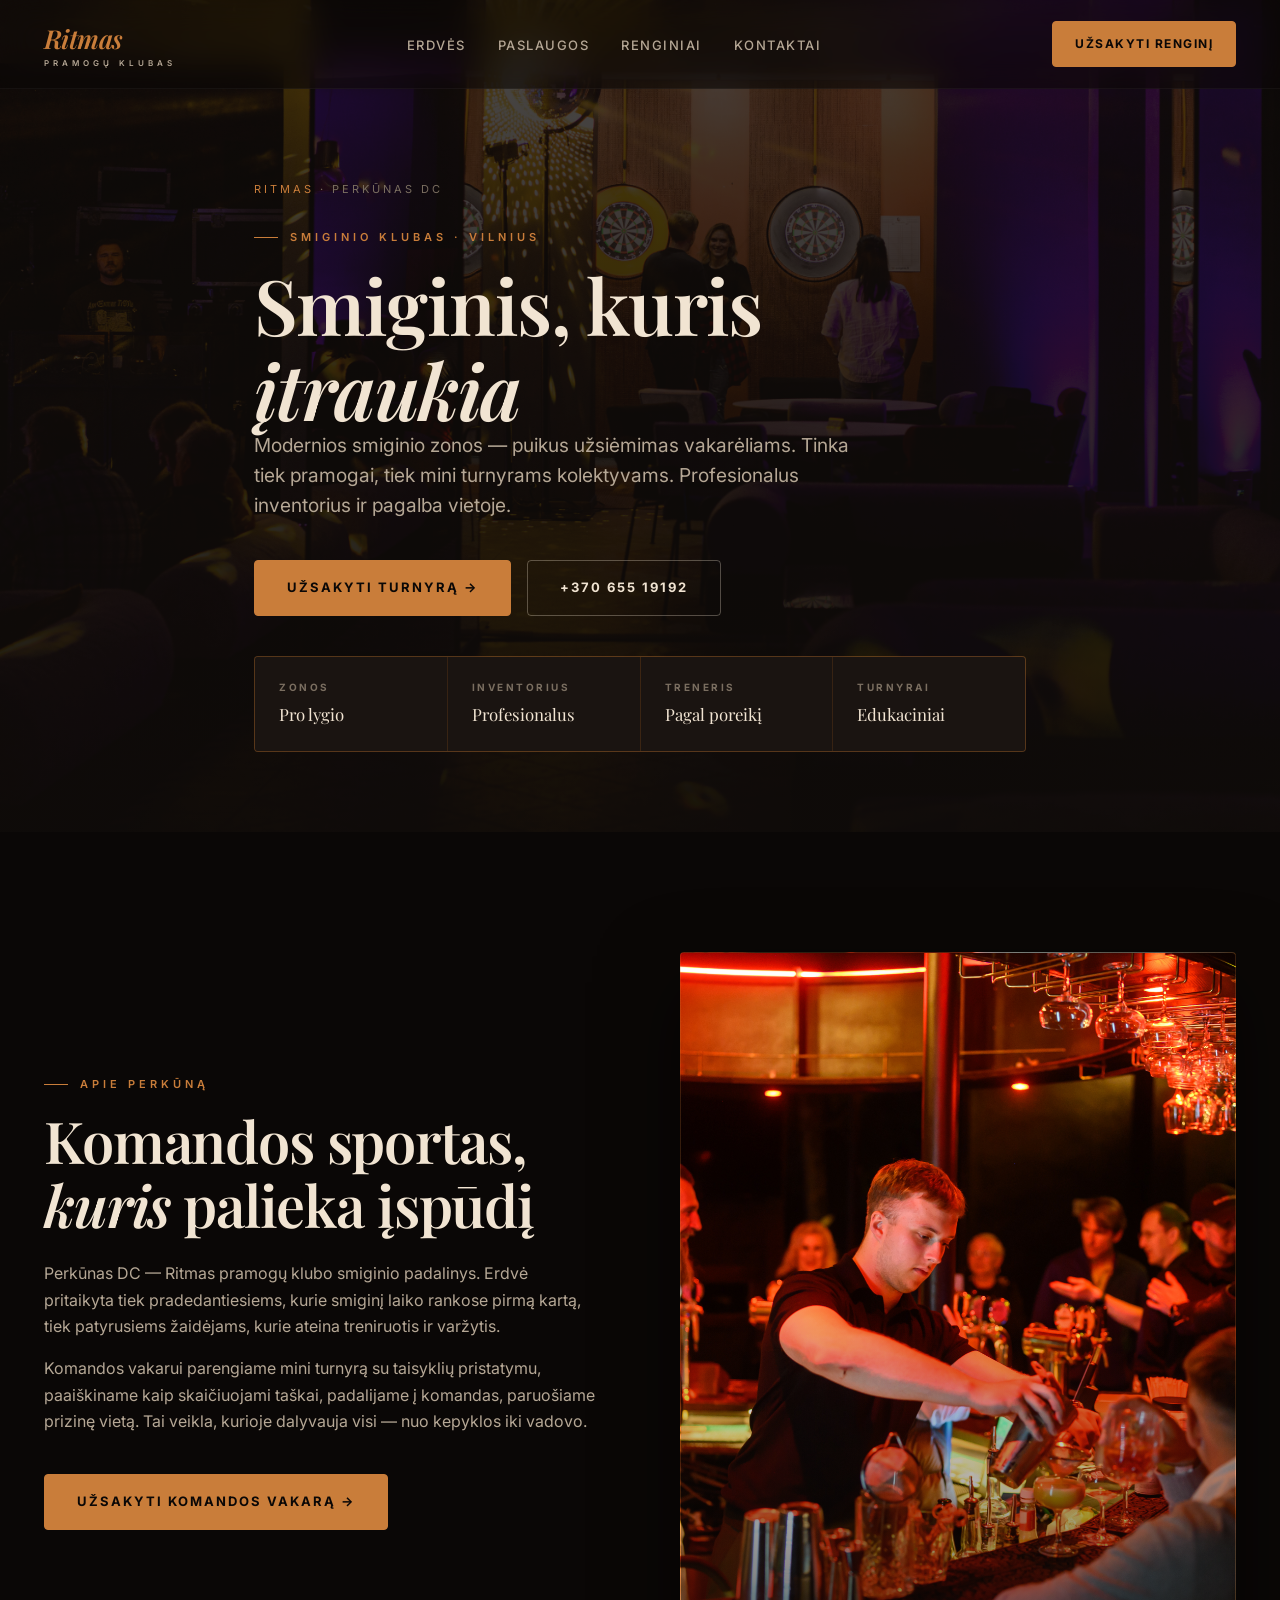
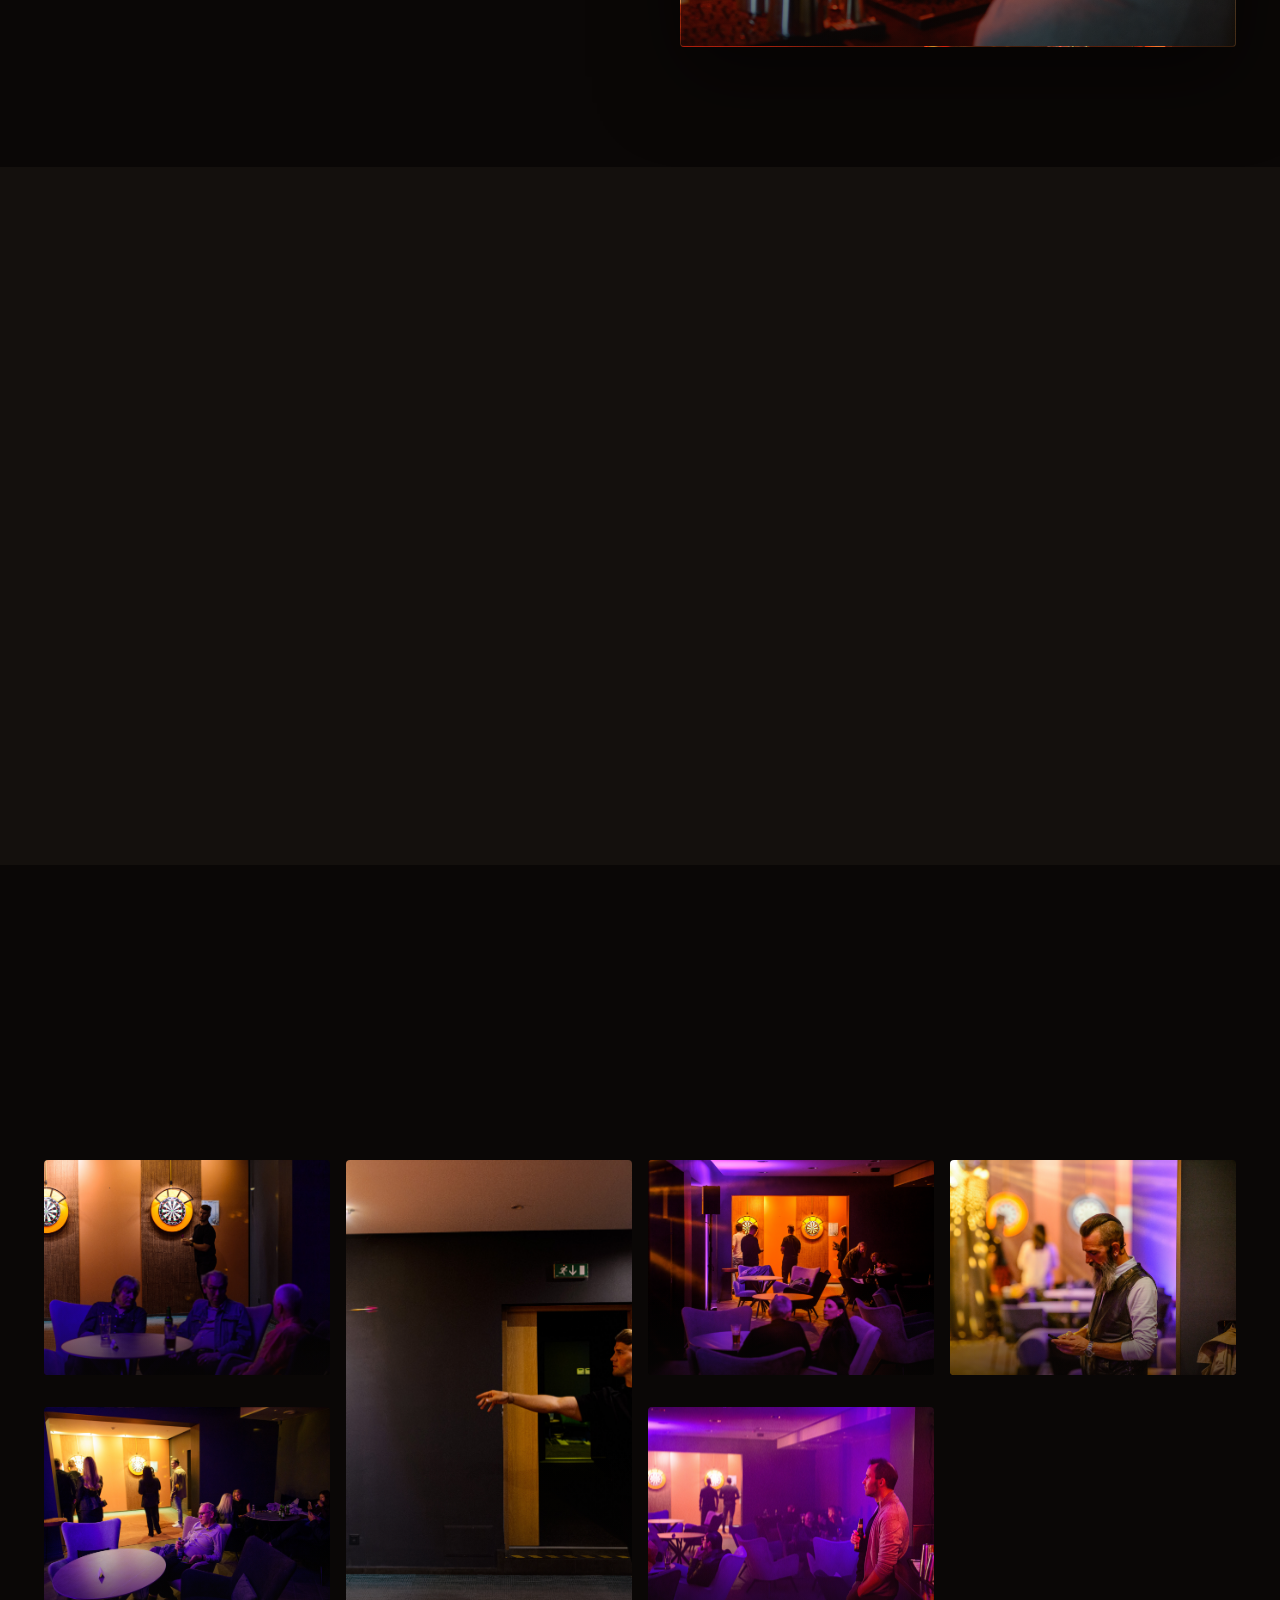
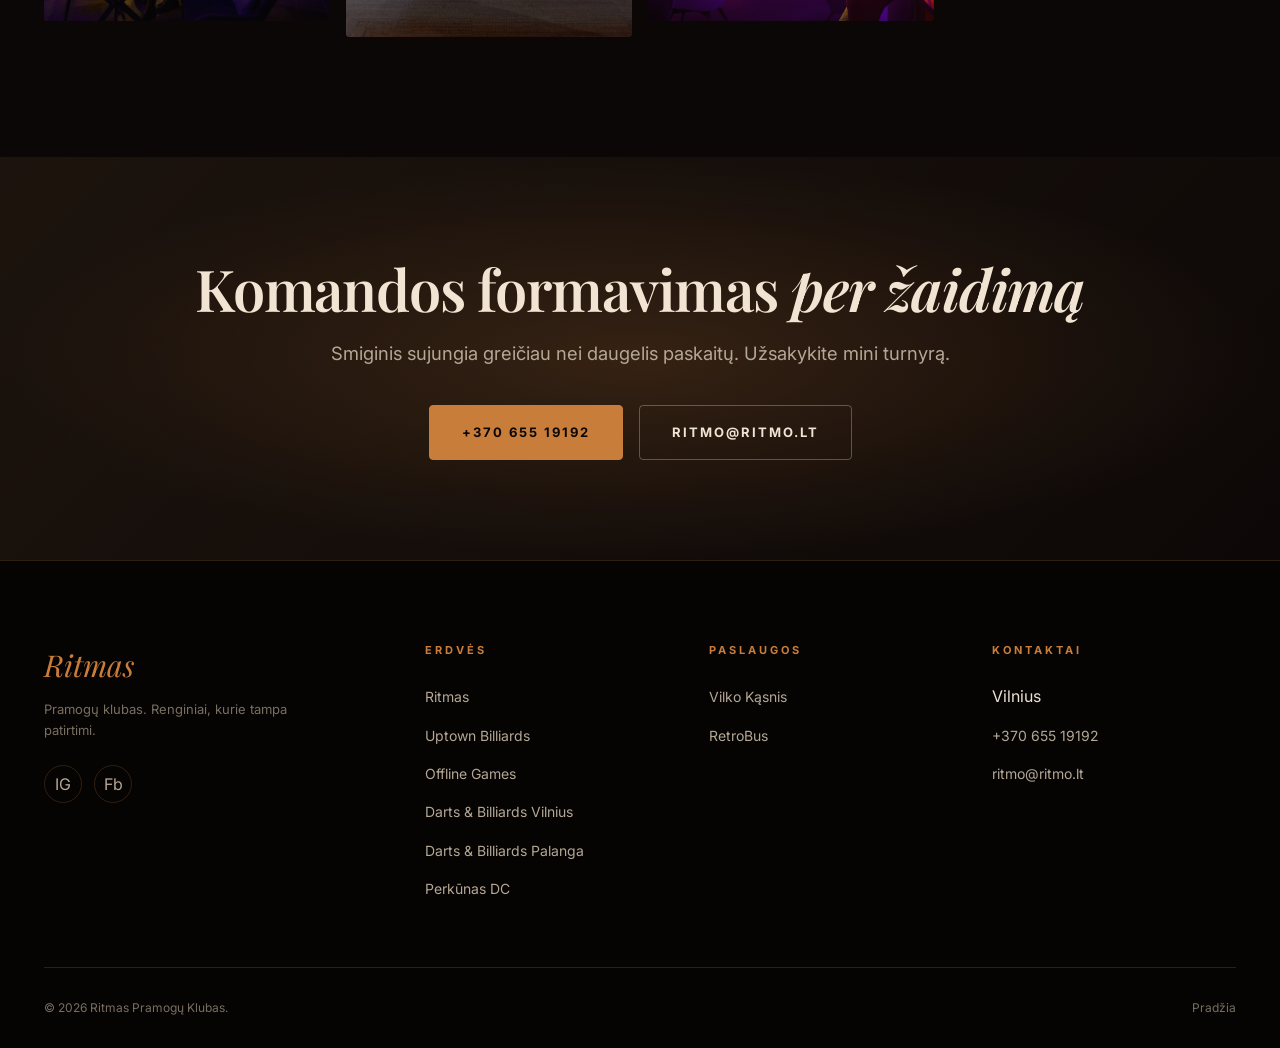
<file: perkunas.html>
<!DOCTYPE html>
<html lang="lt">
<head>
<meta charset="UTF-8">
<meta name="viewport" content="width=device-width, initial-scale=1.0">
<title>Perkūnas DC — Smiginio klubas | Ritmas Pramogų klubas</title>
<meta name="description" content="Perkūnas DC — modernus smiginio klubas Vilniuje. Profesionalus inventorius, edukaciniai turnyrai komandoms, mini turnyrai vakarėliams, pagalba vietoje.">
<link rel="preconnect" href="https://fonts.googleapis.com">
<link rel="preconnect" href="https://fonts.gstatic.com" crossorigin>
<link rel="stylesheet" href="https://fonts.googleapis.com/css2?family=Inter:wght@400;500;600;700&family=Playfair+Display:ital,wght@0,400;0,600;0,700;1,400;1,600&display=swap">
<link rel="stylesheet" href="assets/style.css">
</head>
<body>

<nav class="nav">
  <div class="nav-inner">
    <a href="index.html" class="nav-logo">Ritmas<span>Pramogų klubas</span></a>
    <ul class="nav-menu">
      <li><a href="index.html#spaces">Erdvės</a></li>
      <li><a href="index.html#services">Paslaugos</a></li>
      <li><a href="index.html#renginiai">Renginiai</a></li>
      <li><a href="index.html#kontaktai">Kontaktai</a></li>
    </ul>
    <a href="index.html#kontaktai" class="nav-cta">Užsakyti renginį</a>
    <button class="nav-toggle" aria-label="Meniu">☰</button>
  </div>
</nav>

<header class="page-hero">
  <div class="page-hero-bg" style="background-image: url('PERKUNAS/perkunas-1.jpg');"></div>
  <div class="container page-hero-content">
    <div class="crumb"><a href="index.html">Ritmas</a> · Perkūnas DC</div>
    <span class="eyebrow">Smiginio klubas · Vilnius</span>
    <h1>Smiginis, kuris <em>įtraukia</em></h1>
    <p class="hero-sub">Modernios smiginio zonos — puikus užsiėmimas vakarėliams. Tinka tiek pramogai, tiek mini turnyrams kolektyvams. Profesionalus inventorius ir pagalba vietoje.</p>
    <div class="hero-actions">
      <a href="index.html#kontaktai" class="btn btn-primary">Užsakyti turnyrą →</a>
      <a href="tel:+37065519192" class="btn btn-ghost">+370 655 19192</a>
    </div>
    <div class="info-bar">
      <div class="info-bar-item"><strong>Zonos</strong><span>Pro lygio</span></div>
      <div class="info-bar-item"><strong>Inventorius</strong><span>Profesionalus</span></div>
      <div class="info-bar-item"><strong>Treneris</strong><span>Pagal poreikį</span></div>
      <div class="info-bar-item"><strong>Turnyrai</strong><span>Edukaciniai</span></div>
    </div>
  </div>
</header>

<section class="section">
  <div class="container">
    <div class="two-col">
      <div class="fade-in">
        <span class="eyebrow">Apie Perkūną</span>
        <h2>Komandos sportas, <em>kuris</em> palieka įspūdį</h2>
        <p>Perkūnas DC — Ritmas pramogų klubo smiginio padalinys. Erdvė pritaikyta tiek pradedantiesiems, kurie smiginį laiko rankose pirmą kartą, tiek patyrusiems žaidėjams, kurie ateina treniruotis ir varžytis.</p>
        <p>Komandos vakarui parengiame mini turnyrą su taisyklių pristatymu, paaiškiname kaip skaičiuojami taškai, padalijame į komandas, paruošiame prizinę vietą. Tai veikla, kurioje dalyvauja visi — nuo kepyklos iki vadovo.</p>
        <a href="index.html#kontaktai" class="btn btn-primary" style="margin-top:24px;">Užsakyti komandos vakarą →</a>
      </div>
      <div class="two-col-img framed fade-in" style="background-image: url('PALANGA/palanga-2.jpg');"></div>
    </div>
  </div>
</section>

<section class="section section-alt">
  <div class="container">
    <div class="section-head fade-in">
      <span class="eyebrow">Formatai</span>
      <h2>Kaip <em>žaidžiame</em></h2>
    </div>
    <div class="features">
      <div class="feature fade-in"><div class="feature-icon">👥</div><h4>Komandos vakaras</h4><p>Padalinta komanda, mini turnyras, prizai. Veikla 2–4 val. su pertraukomis maistui ir gėrimams.</p></div>
      <div class="feature fade-in"><div class="feature-icon">🎓</div><h4>Edukacinis turnyras</h4><p>Treneris paaiškina techniką, taisykles. Tinka tiems, kurie smiginį žaidžia pirmą kartą.</p></div>
      <div class="feature fade-in"><div class="feature-icon">🎉</div><h4>Bernvakaris / mergvakaris</h4><p>Veikla iki vakarėlio dalies — pasižaidžia, papriešpiečiauja, eina toliau.</p></div>
      <div class="feature fade-in"><div class="feature-icon">🏆</div><h4>Klubo turnyras</h4><p>Reguliarūs klubo turnyrai patyrusiems žaidėjams. Klausykitės naujienų.</p></div>
    </div>
  </div>
</section>

<section class="section">
  <div class="container">
    <div class="section-head fade-in">
      <span class="eyebrow">Galerija</span>
      <h2>Smiginio <em>akimirkos</em></h2>
    </div>
    <div class="gallery fade-in">
      <div class="gallery-item" style="background-image: url('PERKUNAS/perkunas-2.jpg');"></div>
      <div class="gallery-item tall" style="background-image: url('PERKUNAS/perkunas-3.jpg');"></div>
      <div class="gallery-item" style="background-image: url('PERKUNAS/perkunas-4.jpg');"></div>
      <div class="gallery-item" style="background-image: url('PERKUNAS/perkunas-5.jpg');"></div>
      <div class="gallery-item" style="background-image: url('PERKUNAS/perkunas-6.jpg');"></div>
      <div class="gallery-item" style="background-image: url('PERKUNAS/perkunas-8.jpg');"></div>
    </div>
  </div>
</section>

<section class="cta-band">
  <div class="container fade-in">
    <h2>Komandos formavimas <em>per žaidimą</em></h2>
    <p>Smiginis sujungia greičiau nei daugelis paskaitų. Užsakykite mini turnyrą.</p>
    <div class="hero-actions" style="justify-content:center;">
      <a href="tel:+37065519192" class="btn btn-primary">+370 655 19192</a>
      <a href="mailto:ritmo@ritmo.lt" class="btn btn-ghost">ritmo@ritmo.lt</a>
    </div>
  </div>
</section>

<footer class="footer">
  <div class="container">
    <div class="footer-grid">
      <div>
        <div class="footer-brand">Ritmas</div>
        <div class="footer-tagline">Pramogų klubas. Renginiai, kurie tampa patirtimi.</div>
        <div class="footer-socials">
          <a href="https://www.instagram.com/ritmas_pramoguklubas/" target="_blank" rel="noopener">IG</a>
          <a href="https://www.facebook.com/profile.php?id=61580613849366" target="_blank" rel="noopener">Fb</a>
        </div>
      </div>
      <div>
        <h5>Erdvės</h5>
        <ul>
          <li><a href="ritmas.html">Ritmas</a></li>
          <li><a href="uptown.html">Uptown Billiards</a></li>
          <li><a href="offline-games.html">Offline Games</a></li>
          <li><a href="darts-bar.html">Darts &amp; Billiards Vilnius</a></li>
          <li><a href="darts-palanga.html">Darts &amp; Billiards Palanga</a></li>
          <li><a href="perkunas.html">Perkūnas DC</a></li>
        </ul>
      </div>
      <div>
        <h5>Paslaugos</h5>
        <ul>
          <li><a href="vilko-kasnis.html">Vilko Kąsnis</a></li>
          <li><a href="retrobus.html">RetroBus</a></li>
        </ul>
      </div>
      <div>
        <h5>Kontaktai</h5>
        <ul>
          <li>Vilnius</li>
          <li><a href="tel:+37065519192">+370 655 19192</a></li>
          <li><a href="mailto:ritmo@ritmo.lt">ritmo@ritmo.lt</a></li>
        </ul>
      </div>
    </div>
    <div class="footer-bottom">
      <div>© <span id="yr">2026</span> Ritmas Pramogų Klubas.</div>
      <div><a href="index.html">Pradžia</a></div>
    </div>
  </div>
</footer>
<script src="assets/script.js"></script>
</body>
</html>
</file>
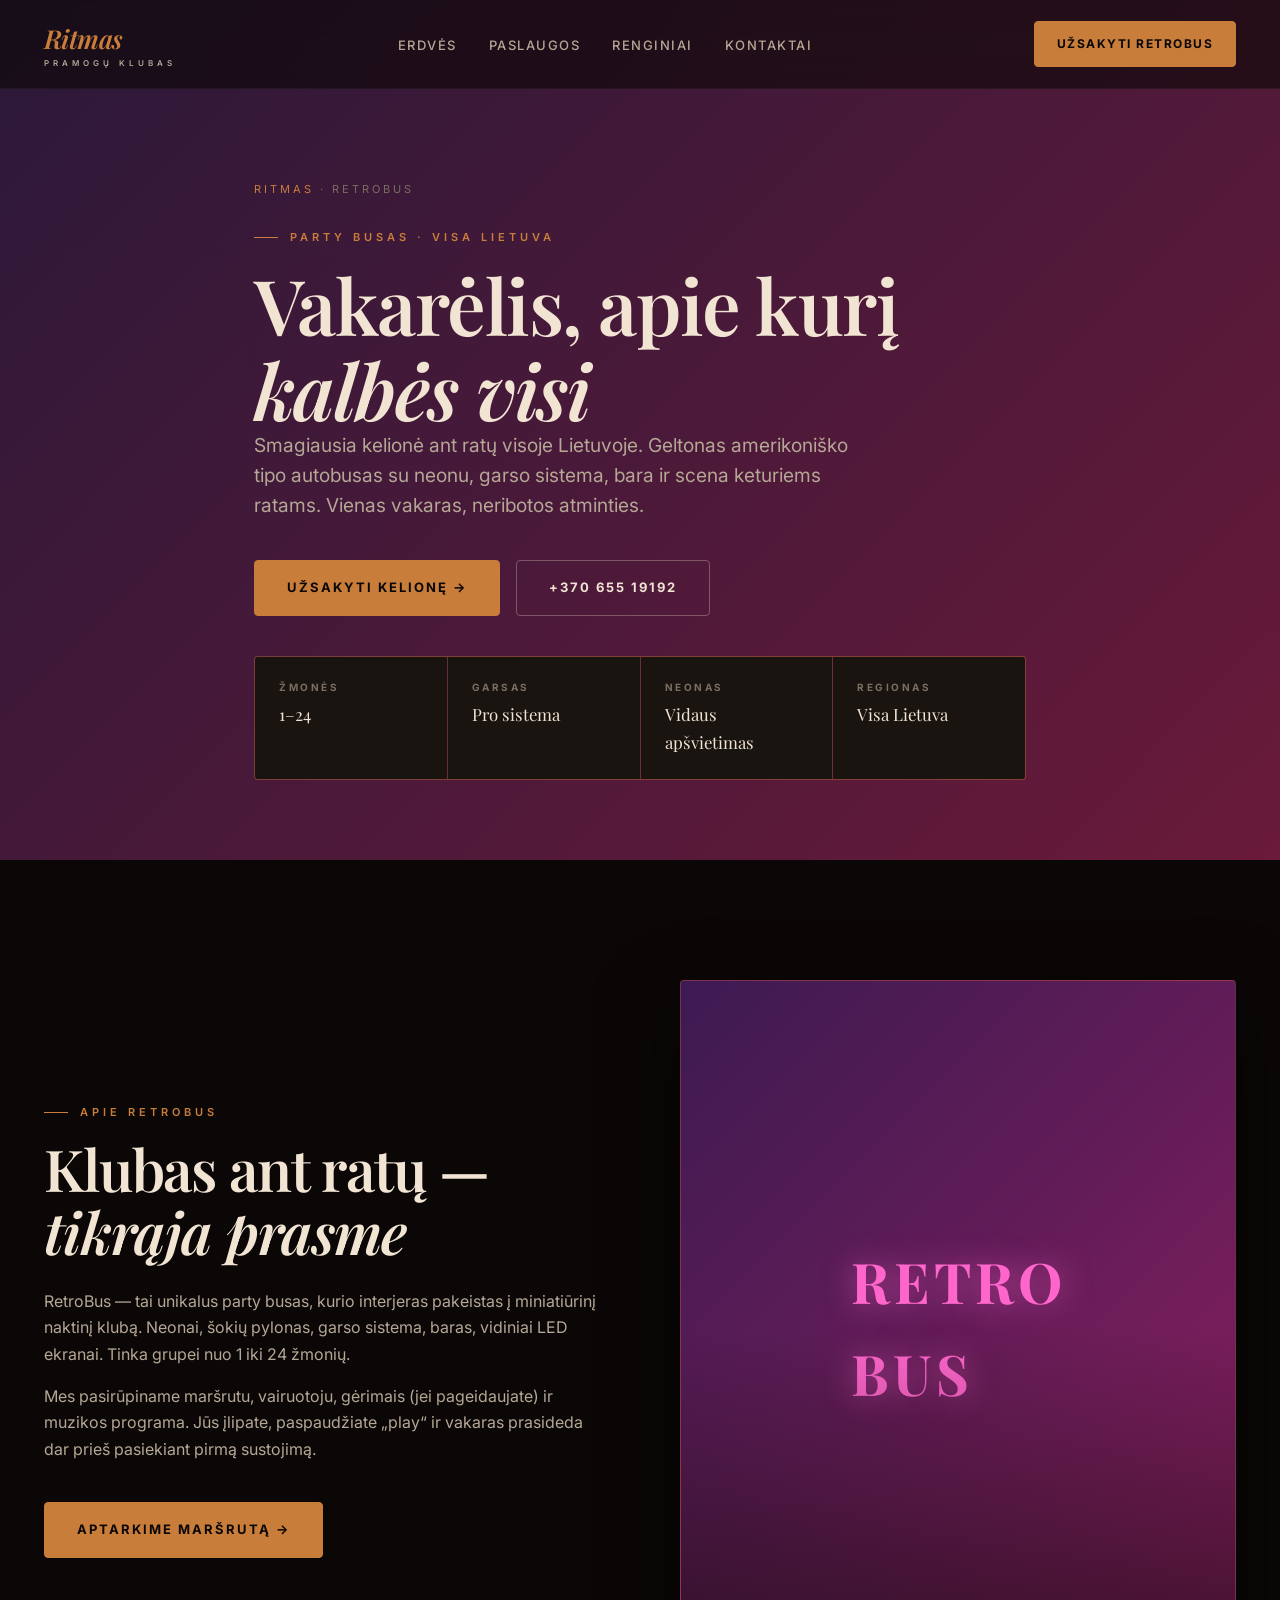
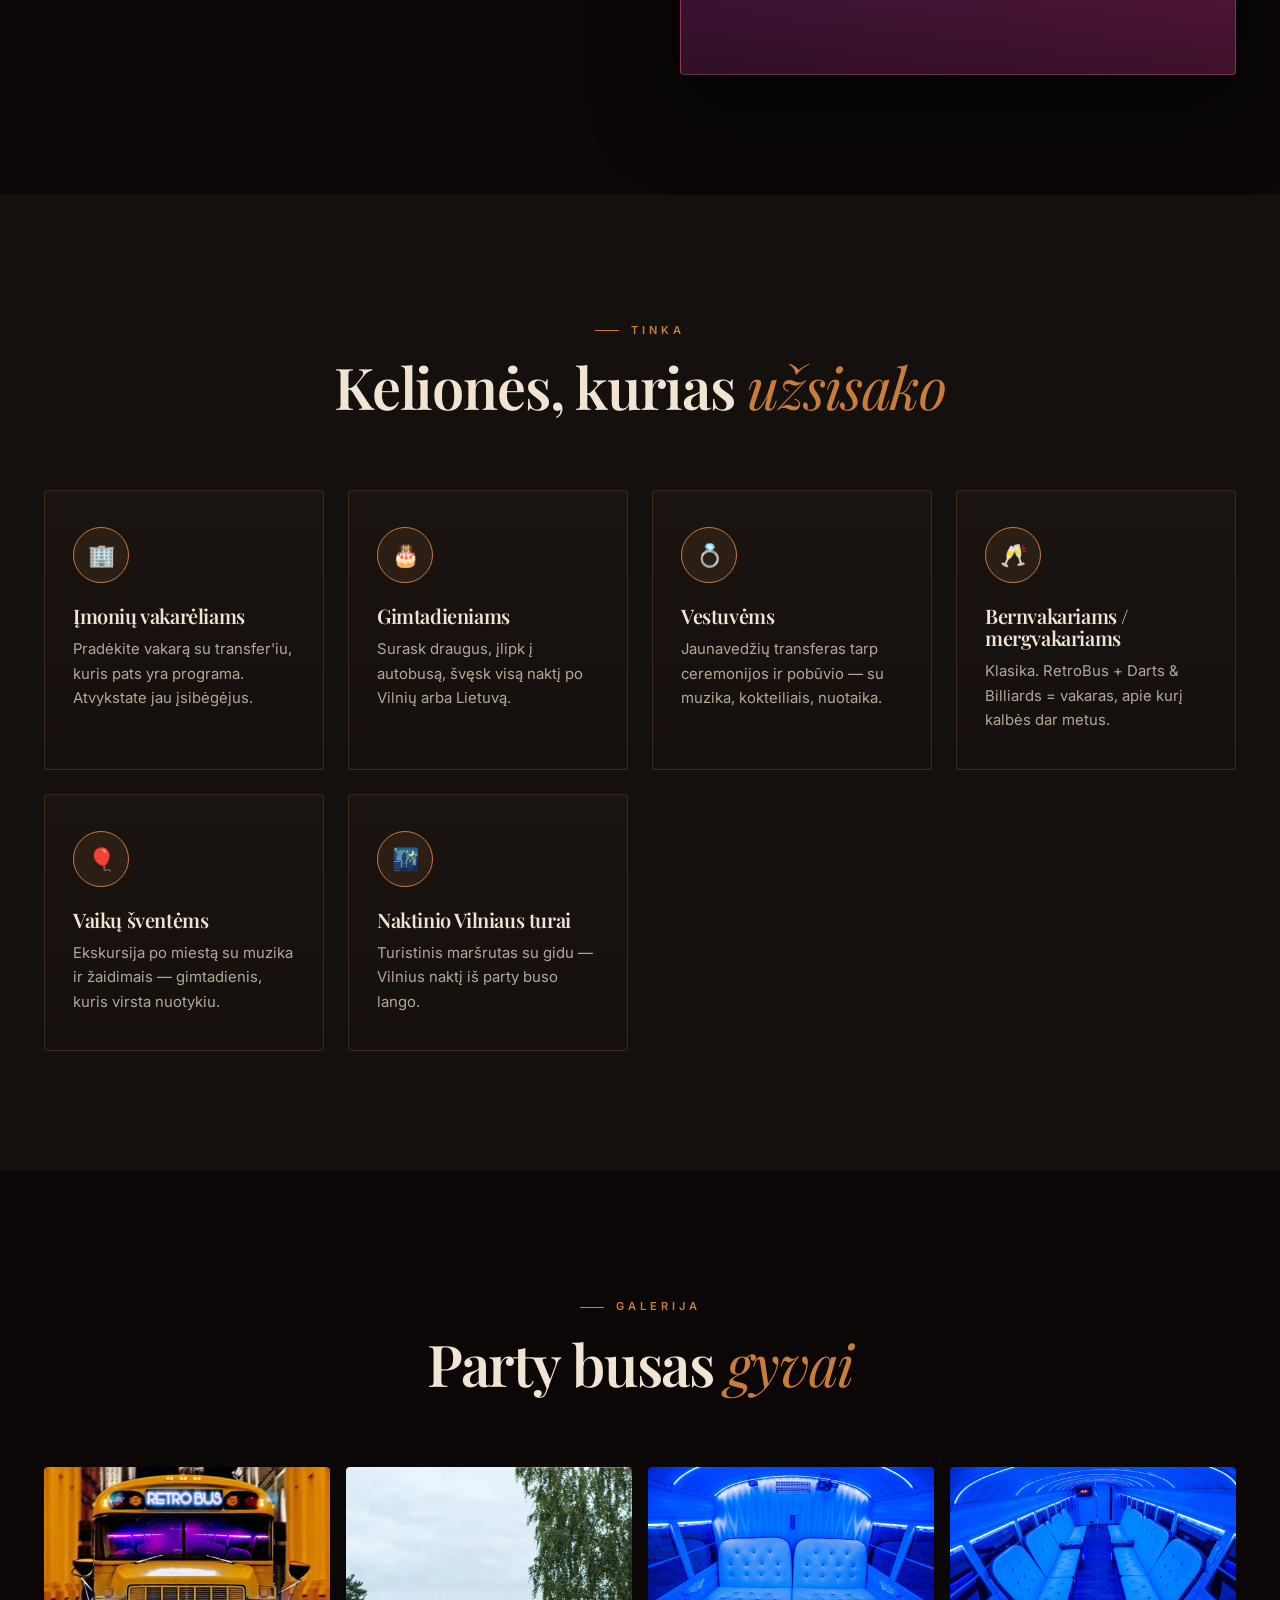
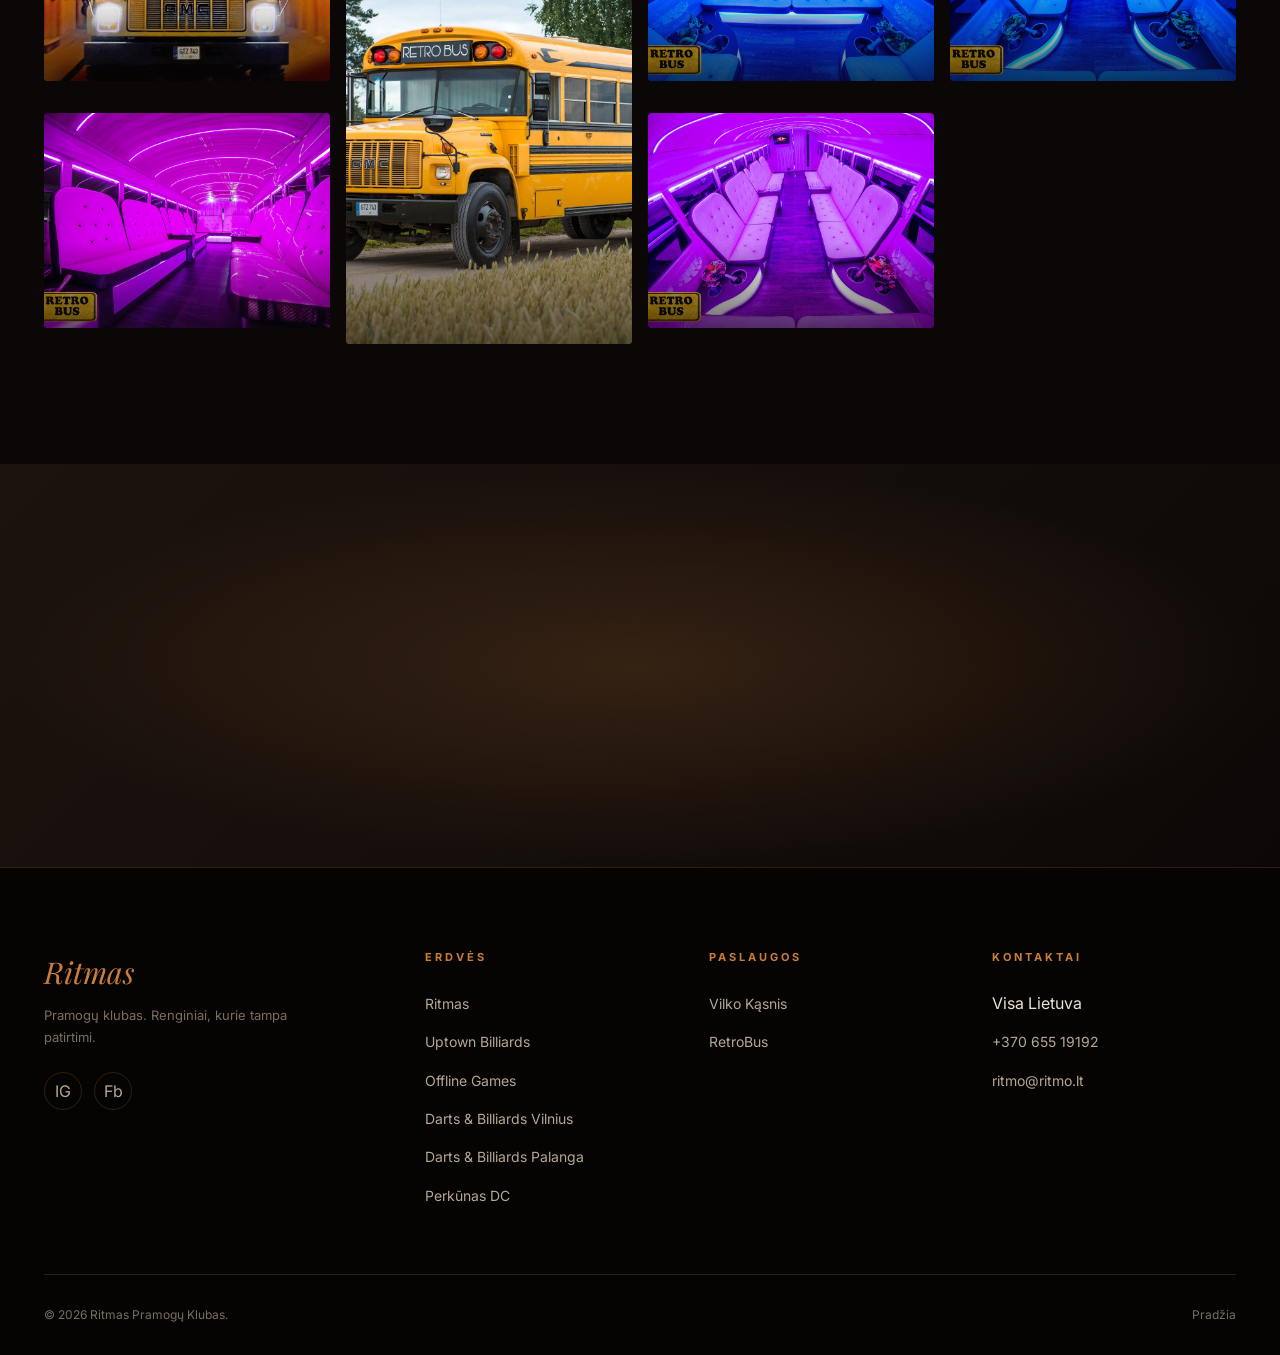
<file: retrobus.html>
<!DOCTYPE html>
<html lang="lt">
<head>
<meta charset="UTF-8">
<meta name="viewport" content="width=device-width, initial-scale=1.0">
<title>RetroBus — Party busas | Smagiausia kelionė ant ratų Lietuvoje</title>
<meta name="description" content="RetroBus — vakarėlis, apie kurį kalbės visi. Smagiausia kelionė ant ratų visoje Lietuvoje. Įmonių vakarėliams, gimtadieniams, vestuvėms, bern- ir mergvakariams.">
<link rel="preconnect" href="https://fonts.googleapis.com">
<link rel="preconnect" href="https://fonts.gstatic.com" crossorigin>
<link rel="stylesheet" href="https://fonts.googleapis.com/css2?family=Inter:wght@400;500;600;700&family=Playfair+Display:ital,wght@0,400;0,600;0,700;1,400;1,600&display=swap">
<link rel="stylesheet" href="assets/style.css">
</head>
<body>

<nav class="nav">
  <div class="nav-inner">
    <a href="index.html" class="nav-logo">Ritmas<span>Pramogų klubas</span></a>
    <ul class="nav-menu">
      <li><a href="index.html#spaces">Erdvės</a></li>
      <li><a href="index.html#services">Paslaugos</a></li>
      <li><a href="index.html#renginiai">Renginiai</a></li>
      <li><a href="index.html#kontaktai">Kontaktai</a></li>
    </ul>
    <a href="index.html#kontaktai" class="nav-cta">Užsakyti RetroBus</a>
    <button class="nav-toggle" aria-label="Meniu">☰</button>
  </div>
</nav>

<header class="page-hero" style="background: linear-gradient(135deg, #2a1838 0%, #6a1a3a 100%);">
  <div class="container page-hero-content">
    <div class="crumb"><a href="index.html">Ritmas</a> · RetroBus</div>
    <span class="eyebrow">Party busas · Visa Lietuva</span>
    <h1>Vakarėlis, apie kurį <em>kalbės visi</em></h1>
    <p class="hero-sub">Smagiausia kelionė ant ratų visoje Lietuvoje. Geltonas amerikoniško tipo autobusas su neonu, garso sistema, bara ir scena keturiems ratams. Vienas vakaras, neribotos atminties.</p>
    <div class="hero-actions">
      <a href="index.html#kontaktai" class="btn btn-primary">Užsakyti kelionę →</a>
      <a href="tel:+37065519192" class="btn btn-ghost">+370 655 19192</a>
    </div>
    <div class="info-bar">
      <div class="info-bar-item"><strong>Žmonės</strong><span>1–24</span></div>
      <div class="info-bar-item"><strong>Garsas</strong><span>Pro sistema</span></div>
      <div class="info-bar-item"><strong>Neonas</strong><span>Vidaus apšvietimas</span></div>
      <div class="info-bar-item"><strong>Regionas</strong><span>Visa Lietuva</span></div>
    </div>
  </div>
</header>

<section class="section">
  <div class="container">
    <div class="two-col">
      <div class="fade-in">
        <span class="eyebrow">Apie RetroBus</span>
        <h2>Klubas ant ratų — <em>tikrąja prasme</em></h2>
        <p>RetroBus — tai unikalus party busas, kurio interjeras pakeistas į miniatiūrinį naktinį klubą. Neonai, šokių pylonas, garso sistema, baras, vidiniai LED ekranai. Tinka grupei nuo 1 iki 24 žmonių.</p>
        <p>Mes pasirūpiname maršrutu, vairuotoju, gėrimais (jei pageidaujate) ir muzikos programa. Jūs įlipate, paspaudžiate „play“ ir vakaras prasideda dar prieš pasiekiant pirmą sustojimą.</p>
        <a href="index.html#kontaktai" class="btn btn-primary" style="margin-top:24px;">Aptarkime maršrutą →</a>
      </div>
      <div class="two-col-img framed fade-in" style="background: linear-gradient(135deg, #3d1a52, #8c1f5e); display:flex; align-items:center; justify-content:center;">
        <div style="font-family: var(--font-display); font-size: 3.5rem; color: #ff66cc; font-weight: 700; text-shadow: 0 0 30px rgba(255,102,204,0.6); letter-spacing: 4px;">RETRO<br>BUS</div>
      </div>
    </div>
  </div>
</section>

<section class="section section-alt">
  <div class="container">
    <div class="section-head fade-in">
      <span class="eyebrow">Tinka</span>
      <h2>Kelionės, kurias <em>užsisako</em></h2>
    </div>
    <div class="features">
      <div class="feature fade-in"><div class="feature-icon">🏢</div><h4>Įmonių vakarėliams</h4><p>Pradėkite vakarą su transfer'iu, kuris pats yra programa. Atvykstate jau įsibėgėjus.</p></div>
      <div class="feature fade-in"><div class="feature-icon">🎂</div><h4>Gimtadieniams</h4><p>Surask draugus, įlipk į autobusą, švęsk visą naktį po Vilnių arba Lietuvą.</p></div>
      <div class="feature fade-in"><div class="feature-icon">💍</div><h4>Vestuvėms</h4><p>Jaunavedžių transferas tarp ceremonijos ir pobūvio — su muzika, kokteiliais, nuotaika.</p></div>
      <div class="feature fade-in"><div class="feature-icon">🥂</div><h4>Bernvakariams / mergvakariams</h4><p>Klasika. RetroBus + Darts &amp; Billiards = vakaras, apie kurį kalbės dar metus.</p></div>
      <div class="feature fade-in"><div class="feature-icon">🎈</div><h4>Vaikų šventėms</h4><p>Ekskursija po miestą su muzika ir žaidimais — gimtadienis, kuris virsta nuotykiu.</p></div>
      <div class="feature fade-in"><div class="feature-icon">🌃</div><h4>Naktinio Vilniaus turai</h4><p>Turistinis maršrutas su gidu — Vilnius naktį iš party buso lango.</p></div>
    </div>
  </div>
</section>

<section class="section">
  <div class="container">
    <div class="section-head fade-in">
      <span class="eyebrow">Galerija</span>
      <h2>Party busas <em>gyvai</em></h2>
    </div>
    <div class="gallery fade-in">
      <div class="gallery-item" style="background-image: url('BUS/bus-3.jpg');"></div>
      <div class="gallery-item tall" style="background-image: url('BUS/bus-4.jpg');"></div>
      <div class="gallery-item" style="background-image: url('BUS/bus-5.jpg');"></div>
      <div class="gallery-item" style="background-image: url('BUS/bus-6.jpg');"></div>
      <div class="gallery-item" style="background-image: url('BUS/bus-7.jpg');"></div>
      <div class="gallery-item" style="background-image: url('BUS/bus-8.jpg');"></div>
    </div>
  </div>
</section>

<section class="cta-band">
  <div class="container fade-in">
    <h2>Į kur <em>vyksime</em>?</h2>
    <p>Pasakykite progą — pasiūlysime maršrutą ir programą.</p>
    <div class="hero-actions" style="justify-content:center;">
      <a href="tel:+37065519192" class="btn btn-primary">+370 655 19192</a>
      <a href="mailto:ritmo@ritmo.lt" class="btn btn-ghost">ritmo@ritmo.lt</a>
    </div>
  </div>
</section>

<footer class="footer">
  <div class="container">
    <div class="footer-grid">
      <div>
        <div class="footer-brand">Ritmas</div>
        <div class="footer-tagline">Pramogų klubas. Renginiai, kurie tampa patirtimi.</div>
        <div class="footer-socials">
          <a href="https://www.instagram.com/ritmas_pramoguklubas/" target="_blank" rel="noopener">IG</a>
          <a href="https://www.facebook.com/profile.php?id=61580613849366" target="_blank" rel="noopener">Fb</a>
        </div>
      </div>
      <div>
        <h5>Erdvės</h5>
        <ul>
          <li><a href="ritmas.html">Ritmas</a></li>
          <li><a href="uptown.html">Uptown Billiards</a></li>
          <li><a href="offline-games.html">Offline Games</a></li>
          <li><a href="darts-bar.html">Darts &amp; Billiards Vilnius</a></li>
          <li><a href="darts-palanga.html">Darts &amp; Billiards Palanga</a></li>
          <li><a href="perkunas.html">Perkūnas DC</a></li>
        </ul>
      </div>
      <div>
        <h5>Paslaugos</h5>
        <ul>
          <li><a href="vilko-kasnis.html">Vilko Kąsnis</a></li>
          <li><a href="retrobus.html">RetroBus</a></li>
        </ul>
      </div>
      <div>
        <h5>Kontaktai</h5>
        <ul>
          <li>Visa Lietuva</li>
          <li><a href="tel:+37065519192">+370 655 19192</a></li>
          <li><a href="mailto:ritmo@ritmo.lt">ritmo@ritmo.lt</a></li>
        </ul>
      </div>
    </div>
    <div class="footer-bottom">
      <div>© <span id="yr">2026</span> Ritmas Pramogų Klubas.</div>
      <div><a href="index.html">Pradžia</a></div>
    </div>
  </div>
</footer>
<script src="assets/script.js"></script>
</body>
</html>
</file>
<file: assets/style.css>
/* =========================================================
   RITMAS PRAMOGŲ KLUBAS — Stilius
   Tamsus, premium, kinematografinis dizainas
   ========================================================= */

:root {
  /* Brand colors */
  --bg: #0a0706;
  --bg-2: #14100d;
  --bg-3: #1f1813;
  --surface: #1a1411;
  --surface-2: #25201c;
  --copper: #C97D3A;
  --copper-light: #E29A5C;
  --copper-dark: #8E5728;
  --gold: #D4A968;
  --cream: #F1E4D2;
  --text: #ECE2D4;
  --text-dim: #B5A795;
  --text-muted: #7A6E60;
  --line: rgba(201, 125, 58, 0.22);

  /* Type */
  --font-display: 'Playfair Display', 'Georgia', serif;
  --font-body: 'Inter', 'Helvetica Neue', system-ui, sans-serif;

  /* Layout */
  --container: 1240px;
  --radius: 4px;
}

* { box-sizing: border-box; margin: 0; padding: 0; }
html { scroll-behavior: smooth; }
body {
  background: var(--bg);
  color: var(--text);
  font-family: var(--font-body);
  font-size: 16px;
  line-height: 1.65;
  -webkit-font-smoothing: antialiased;
  overflow-x: hidden;
}
img { max-width: 100%; height: auto; display: block; }
a { color: inherit; text-decoration: none; }
button { font: inherit; cursor: pointer; }

.container { max-width: var(--container); margin: 0 auto; padding: 0 24px; }
.text-copper { color: var(--copper); }
.text-cream { color: var(--cream); }
.eyebrow {
  display: inline-block; font-size: 11px; letter-spacing: 4px;
  text-transform: uppercase; color: var(--copper); font-weight: 600;
  margin-bottom: 16px; position: relative; padding-left: 36px;
}
.eyebrow::before { content: ""; position: absolute; left: 0; top: 50%; width: 24px; height: 1px; background: var(--copper); }

h1, h2, h3, h4 { font-family: var(--font-display); font-weight: 600; line-height: 1.1; color: var(--cream); letter-spacing: -0.02em; }
h1 { font-size: clamp(2.5rem, 6vw, 5.2rem); }
h2 { font-size: clamp(2rem, 4.5vw, 3.6rem); margin-bottom: 24px; }
h3 { font-size: clamp(1.5rem, 2.5vw, 2rem); margin-bottom: 16px; }
h4 { font-size: 1.25rem; margin-bottom: 12px; }
p { color: var(--text-dim); margin-bottom: 1rem; }

.nav { position: fixed; top: 0; left: 0; right: 0; z-index: 100; padding: 18px 0; background: rgba(10, 7, 6, 0.6); backdrop-filter: blur(16px); -webkit-backdrop-filter: blur(16px); border-bottom: 1px solid rgba(255,255,255,0.04); transition: padding 0.3s ease, background 0.3s ease; }
.nav.scrolled { padding: 12px 0; background: rgba(10, 7, 6, 0.92); }
.nav-inner { max-width: var(--container); margin: 0 auto; padding: 0 24px; display: flex; align-items: center; justify-content: space-between; gap: 24px; }
.nav-logo { font-family: var(--font-display); font-size: 26px; font-style: italic; color: var(--copper); letter-spacing: -0.02em; font-weight: 600; }
.nav-logo span { display: block; font-size: 8px; letter-spacing: 4px; color: var(--text-dim); font-style: normal; text-transform: uppercase; margin-top: -4px; font-family: var(--font-body); font-weight: 600; }
.nav-menu { display: flex; gap: 32px; list-style: none; align-items: center; }
.nav-menu a { font-size: 13px; letter-spacing: 1.5px; text-transform: uppercase; color: var(--text-dim); font-weight: 500; transition: color 0.2s; position: relative; }
.nav-menu a:hover, .nav-menu a.active { color: var(--copper); }
.nav-cta { background: var(--copper); color: var(--bg); padding: 12px 22px; border-radius: var(--radius); font-size: 12px; letter-spacing: 1.5px; text-transform: uppercase; font-weight: 700; border: 1px solid var(--copper); transition: all 0.2s; }
.nav-cta:hover { background: var(--copper-light); color: var(--bg) !important; }
.nav-toggle { display: none; background: transparent; border: 0; color: var(--cream); font-size: 24px; }

.hero { position: relative; min-height: 100vh; display: flex; align-items: center; padding: 120px 0 80px; overflow: hidden; background: radial-gradient(ellipse at top right, rgba(201, 125, 58, 0.18), transparent 60%), radial-gradient(ellipse at bottom left, rgba(140, 70, 30, 0.12), transparent 55%), linear-gradient(180deg, var(--bg) 0%, var(--bg-2) 100%); }
.hero::before { content: ""; position: absolute; inset: 0; background-image: repeating-linear-gradient(45deg, transparent 0, transparent 80px, rgba(201,125,58,0.04) 80px, rgba(201,125,58,0.04) 81px); pointer-events: none; }
.hero-bg { position: absolute; inset: 0; background-size: cover; background-position: center; opacity: 0.35; z-index: 0; filter: saturate(1.1); }
.hero-bg::after { content: ""; position: absolute; inset: 0; background: linear-gradient(180deg, rgba(10,7,6,0.55) 0%, rgba(10,7,6,0.85) 60%, var(--bg) 100%); }
.hero-content { position: relative; z-index: 2; max-width: 880px; }
.hero h1 { margin-bottom: 24px; text-shadow: 0 4px 40px rgba(0,0,0,0.5); }
.hero h1 em { font-style: italic; color: var(--copper); font-weight: 400; }
.hero-sub { font-size: clamp(1.05rem, 1.5vw, 1.3rem); color: var(--text-dim); max-width: 620px; margin-bottom: 40px; line-height: 1.55; }
.hero-actions { display: flex; gap: 16px; flex-wrap: wrap; }

.btn { display: inline-flex; align-items: center; gap: 10px; padding: 16px 32px; font-size: 13px; letter-spacing: 2px; text-transform: uppercase; font-weight: 700; border-radius: var(--radius); border: 1px solid var(--copper); transition: all 0.25s ease; }
.btn-primary { background: var(--copper); color: var(--bg); }
.btn-primary:hover { background: var(--copper-light); transform: translateY(-2px); box-shadow: 0 10px 30px rgba(201,125,58,0.3); }
.btn-ghost { background: transparent; color: var(--cream); border-color: rgba(241,228,210,0.3); }
.btn-ghost:hover { border-color: var(--copper); color: var(--copper); }

.section { padding: 120px 0; position: relative; }
.section-alt { background: var(--bg-2); }
.section-darker { background: #060403; }
.section-head { text-align: center; max-width: 720px; margin: 0 auto 72px; }
.section-head h2 em { font-style: italic; color: var(--copper); font-weight: 400; }
.section-head p { font-size: 1.1rem; }

.stats { display: grid; grid-template-columns: repeat(4, 1fr); gap: 1px; background: var(--line); border-top: 1px solid var(--line); border-bottom: 1px solid var(--line); margin: 0; }
.stat { background: var(--bg-2); padding: 40px 24px; text-align: center; }
.stat-n { font-family: var(--font-display); font-size: clamp(2.2rem, 4vw, 3.4rem); color: var(--copper); display: block; line-height: 1; margin-bottom: 10px; }
.stat-l { font-size: 11px; letter-spacing: 3px; text-transform: uppercase; color: var(--text-dim); }

.spaces { display: grid; grid-template-columns: repeat(auto-fit, minmax(330px, 1fr)); gap: 24px; }
.space-card { position: relative; background: var(--surface); border: 1px solid rgba(255,255,255,0.04); border-radius: var(--radius); overflow: hidden; transition: all 0.4s ease; display: flex; flex-direction: column; min-height: 460px; cursor: pointer; text-decoration: none; color: inherit; }
.space-card:hover .space-card-link { gap: 16px; color: var(--copper-light); }
.space-card:hover .space-card-img { transform: scale(1.04); }
.space-card-img { transition: transform 0.6s ease; }
.space-card:hover { border-color: var(--copper); transform: translateY(-6px); box-shadow: 0 20px 60px rgba(0,0,0,0.5), 0 0 30px rgba(201,125,58,0.15); }
.space-card-img { position: relative; width: 100%; height: 260px; background: linear-gradient(135deg, rgba(201,125,58,0.18), rgba(80,30,15,0.4)), linear-gradient(180deg, var(--bg-3), var(--surface)); background-size: cover; background-position: center; overflow: hidden; }
.space-card-img::after { content: ""; position: absolute; inset: 0; background: linear-gradient(180deg, transparent 40%, rgba(10,7,6,0.85) 100%); }
.space-card-tag { position: absolute; top: 16px; left: 16px; z-index: 2; background: rgba(10,7,6,0.7); backdrop-filter: blur(8px); border: 1px solid var(--line); padding: 6px 14px; font-size: 10px; letter-spacing: 2.5px; text-transform: uppercase; color: var(--copper); font-weight: 600; border-radius: 30px; }
.space-card-body { padding: 28px; flex: 1; display: flex; flex-direction: column; }
.space-card h3 { font-size: 1.6rem; margin-bottom: 8px; color: var(--cream); }
.space-card .sub { font-size: 11px; letter-spacing: 3px; text-transform: uppercase; color: var(--copper); margin-bottom: 14px; font-weight: 600; }
.space-card p { font-size: 0.95rem; margin-bottom: 20px; flex: 1; }
.space-card-meta { display: flex; gap: 14px; flex-wrap: wrap; font-size: 11px; color: var(--text-muted); text-transform: uppercase; letter-spacing: 1.5px; margin-bottom: 20px; font-weight: 600; }
.space-card-meta span::before { content: "● "; color: var(--copper); }
.space-card-link { display: inline-flex; align-items: center; gap: 10px; font-size: 12px; letter-spacing: 2px; text-transform: uppercase; color: var(--copper); font-weight: 700; transition: gap 0.2s; }
.space-card-link:hover { gap: 16px; }

.features { display: grid; grid-template-columns: repeat(auto-fit, minmax(260px, 1fr)); gap: 24px; }
.feature { padding: 36px 28px; border: 1px solid var(--line); background: linear-gradient(180deg, var(--surface) 0%, var(--bg-2) 100%); border-radius: var(--radius); transition: all 0.3s; position: relative; overflow: hidden; }
.feature::before { content: ""; position: absolute; top: 0; left: 0; height: 2px; width: 0; background: var(--copper); transition: width 0.4s ease; }
.feature:hover::before { width: 100%; }
.feature:hover { transform: translateY(-4px); border-color: rgba(201,125,58,0.5); }
.feature-icon { width: 56px; height: 56px; display: flex; align-items: center; justify-content: center; background: rgba(201,125,58,0.1); border: 1px solid var(--copper); border-radius: 50%; margin-bottom: 22px; color: var(--copper); font-size: 22px; }
.feature h4 { color: var(--cream); margin-bottom: 10px; }
.feature p { font-size: 0.93rem; color: var(--text-dim); margin-bottom: 0; }

.two-col { display: grid; grid-template-columns: 1fr 1fr; gap: 80px; align-items: center; }
.two-col-img { position: relative; aspect-ratio: 4/5; background: linear-gradient(135deg, var(--bg-3), var(--surface)); border-radius: var(--radius); overflow: hidden; background-size: cover; background-position: center; }
.two-col-img::after { content: ""; position: absolute; inset: 0; background: linear-gradient(180deg, transparent 50%, rgba(10,7,6,0.6) 100%); }
.two-col-img.framed { border: 1px solid var(--line); box-shadow: 0 30px 80px rgba(0,0,0,0.5); }

.testimonial { text-align: center; max-width: 880px; margin: 0 auto; padding: 0 20px; }
.testimonial-quote { font-family: var(--font-display); font-size: clamp(1.5rem, 3vw, 2.4rem); font-style: italic; color: var(--cream); line-height: 1.4; margin-bottom: 24px; }
.testimonial-quote::before { content: "“ "; color: var(--copper); }
.testimonial-quote::after { content: " ”"; color: var(--copper); }
.testimonial-attr { font-size: 11px; letter-spacing: 3px; text-transform: uppercase; color: var(--copper); font-weight: 700; }

.event-types { display: grid; grid-template-columns: repeat(auto-fit, minmax(220px, 1fr)); gap: 1px; background: var(--line); border: 1px solid var(--line); border-radius: var(--radius); overflow: hidden; }
.event-type { background: var(--surface); padding: 36px 28px; text-align: center; transition: all 0.3s; }
.event-type:hover { background: var(--surface-2); color: var(--copper); }
.event-type-icon { font-size: 32px; margin-bottom: 14px; color: var(--copper); }
.event-type h4 { font-size: 1.1rem; margin-bottom: 6px; }
.event-type p { font-size: 0.85rem; margin-bottom: 0; }

.cta-band { background: radial-gradient(ellipse at center, rgba(201,125,58,0.18) 0%, transparent 70%), linear-gradient(135deg, #1c130d 0%, #0d0807 100%); padding: 100px 0; position: relative; overflow: hidden; text-align: center; }
.cta-band::before { content: ""; position: absolute; inset: -2px; border: 1px solid var(--line); pointer-events: none; }
.cta-band h2 { margin-bottom: 18px; }
.cta-band p { font-size: 1.15rem; margin-bottom: 36px; }

.contact-grid { display: grid; grid-template-columns: 1fr 1fr; gap: 60px; }
.contact-info { padding: 0; }
.contact-info h3 { margin-bottom: 24px; }
.contact-line { display: flex; align-items: flex-start; gap: 16px; padding: 18px 0; border-bottom: 1px solid var(--line); }
.contact-line:last-child { border-bottom: 0; }
.contact-line-icon { flex-shrink: 0; width: 42px; height: 42px; display: flex; align-items: center; justify-content: center; border: 1px solid var(--copper); color: var(--copper); border-radius: 50%; font-size: 16px; }
.contact-line-text { flex: 1; padding-top: 6px; }
.contact-line-text strong { display: block; font-size: 11px; letter-spacing: 2.5px; text-transform: uppercase; color: var(--text-muted); font-weight: 600; margin-bottom: 4px; }
.contact-line-text a, .contact-line-text span { color: var(--cream); font-size: 1.05rem; }
.contact-line-text a:hover { color: var(--copper); }

.form { background: var(--surface); border: 1px solid var(--line); padding: 36px; border-radius: var(--radius); }
.form-row { display: grid; grid-template-columns: 1fr 1fr; gap: 16px; margin-bottom: 16px; }
.form-field { display: flex; flex-direction: column; }
.form-field label { font-size: 11px; letter-spacing: 2px; text-transform: uppercase; color: var(--text-muted); margin-bottom: 8px; font-weight: 600; }
.form-field input, .form-field select, .form-field textarea { background: var(--bg); border: 1px solid var(--line); color: var(--text); padding: 14px 16px; font-family: var(--font-body); font-size: 15px; border-radius: var(--radius); transition: border-color 0.2s; }
.form-field input:focus, .form-field select:focus, .form-field textarea:focus { outline: none; border-color: var(--copper); }
.form-field textarea { resize: vertical; min-height: 120px; }
.form button[type="submit"] { width: 100%; margin-top: 8px; }

.footer { background: #050403; padding: 80px 0 30px; border-top: 1px solid var(--line); }
.footer-grid { display: grid; grid-template-columns: 1.4fr 1fr 1fr 1fr; gap: 40px; margin-bottom: 60px; }
.footer h5 { font-family: var(--font-body); font-size: 11px; letter-spacing: 3px; text-transform: uppercase; color: var(--copper); margin-bottom: 18px; font-weight: 700; }
.footer ul { list-style: none; }
.footer ul li { padding: 6px 0; }
.footer ul a { color: var(--text-dim); font-size: 14px; transition: color 0.2s; }
.footer ul a:hover { color: var(--copper); }
.footer-brand { font-family: var(--font-display); font-style: italic; font-size: 30px; color: var(--copper); margin-bottom: 8px; }
.footer-tagline { color: var(--text-muted); font-size: 13px; margin-bottom: 24px; max-width: 280px; }
.footer-socials { display: flex; gap: 12px; }
.footer-socials a { width: 38px; height: 38px; display: flex; align-items: center; justify-content: center; border: 1px solid var(--line); border-radius: 50%; color: var(--text-dim); transition: all 0.2s; }
.footer-socials a:hover { border-color: var(--copper); color: var(--copper); }
.footer-bottom { padding-top: 30px; border-top: 1px solid var(--line); display: flex; justify-content: space-between; flex-wrap: wrap; gap: 16px; font-size: 12px; color: var(--text-muted); }

.page-hero { position: relative; min-height: 70vh; padding: 180px 0 80px; display: flex; align-items: center; background: var(--bg-2); overflow: hidden; }
.page-hero-bg { position: absolute; inset: 0; background-size: cover; background-position: center; opacity: 0.5; z-index: 0; }
.page-hero-bg::after { content: ""; position: absolute; inset: 0; background: linear-gradient(180deg, rgba(10,7,6,0.5) 0%, rgba(10,7,6,0.92) 100%); }
.page-hero-content { position: relative; z-index: 2; max-width: 820px; }
.crumb { font-size: 11px; letter-spacing: 3px; text-transform: uppercase; color: var(--text-muted); margin-bottom: 24px; }
.crumb a { color: var(--copper); }

.gallery { display: grid; grid-template-columns: repeat(auto-fit, minmax(280px, 1fr)); gap: 16px; }
.gallery-item { aspect-ratio: 4/3; background: var(--surface); background-size: cover; background-position: center; border-radius: var(--radius); position: relative; overflow: hidden; transition: transform 0.4s; }
.gallery-item:hover { transform: scale(1.02); }
.gallery-item::after { content: ""; position: absolute; inset: 0; background: linear-gradient(180deg, transparent 60%, rgba(10,7,6,0.6) 100%); }
.gallery-item.tall { grid-row: span 2; aspect-ratio: 3/5; }

.amenities { display: grid; grid-template-columns: repeat(auto-fit, minmax(190px, 1fr)); gap: 1px; background: var(--line); border: 1px solid var(--line); border-radius: var(--radius); overflow: hidden; }
.amenity { background: var(--surface); padding: 28px 22px; text-align: left; }
.amenity-icon { font-size: 24px; color: var(--copper); margin-bottom: 12px; }
.amenity h5 { font-family: var(--font-display); font-size: 1.15rem; color: var(--cream); margin-bottom: 6px; }
.amenity p { font-size: 0.88rem; color: var(--text-dim); margin: 0; }

.info-bar { display: grid; grid-template-columns: repeat(auto-fit, minmax(180px, 1fr)); gap: 1px; background: var(--line); border: 1px solid var(--line); border-radius: var(--radius); overflow: hidden; margin-top: 40px; }
.info-bar-item { background: var(--surface); padding: 22px 24px; }
.info-bar-item strong { display: block; font-size: 10px; letter-spacing: 2.5px; text-transform: uppercase; color: var(--text-muted); margin-bottom: 6px; font-weight: 700; }
.info-bar-item span { font-family: var(--font-display); color: var(--cream); font-size: 1.05rem; }

.fade-in { opacity: 0; transform: translateY(20px); transition: opacity 0.8s ease, transform 0.8s ease; }
.fade-in.visible { opacity: 1; transform: translateY(0); }

@media (max-width: 900px) {
  .two-col { grid-template-columns: 1fr; gap: 50px; }
  .contact-grid { grid-template-columns: 1fr; gap: 40px; }
  .footer-grid { grid-template-columns: 1fr 1fr; gap: 40px; }
  .stats { grid-template-columns: repeat(2, 1fr); }
  .form-row { grid-template-columns: 1fr; }
  .section { padding: 80px 0; }
  .nav-menu { position: fixed; top: 64px; right: 0; flex-direction: column; background: rgba(10, 7, 6, 0.98); padding: 32px; width: min(320px, 100%); height: calc(100vh - 64px); transform: translateX(100%); transition: transform 0.3s; align-items: flex-start; gap: 20px; border-left: 1px solid var(--line); }
  .nav-menu.open { transform: translateX(0); }
  .nav-toggle { display: block; }
  .nav-cta { display: none; }
}
@media (max-width: 600px) {
  .hero { min-height: 90vh; padding: 100px 0 60px; }
  .stats { grid-template-columns: 1fr 1fr; }
  .footer-grid { grid-template-columns: 1fr; }
  .footer-bottom { flex-direction: column; text-align: center; }
  .section { padding: 60px 0; }
  .hero-actions { flex-direction: column; }
  .hero-actions .btn { width: 100%; justify-content: center; }
}
</file>
